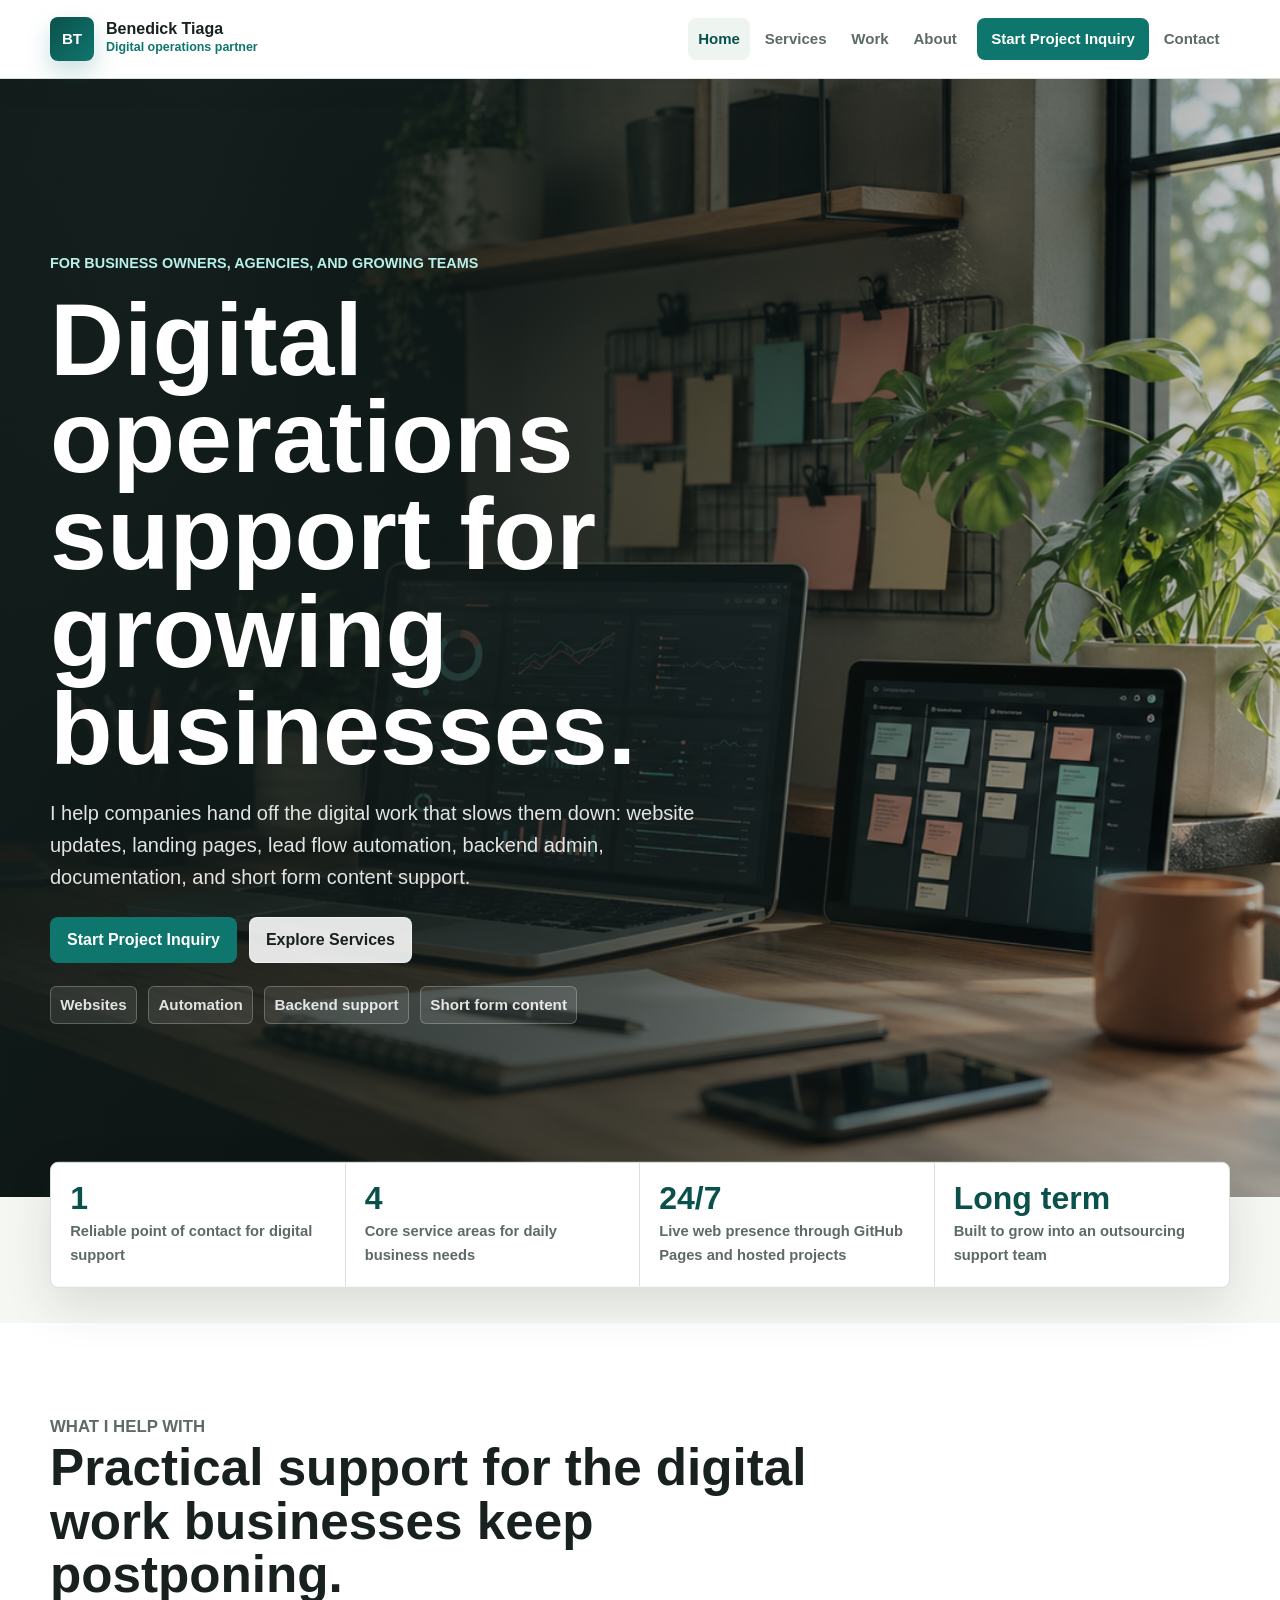
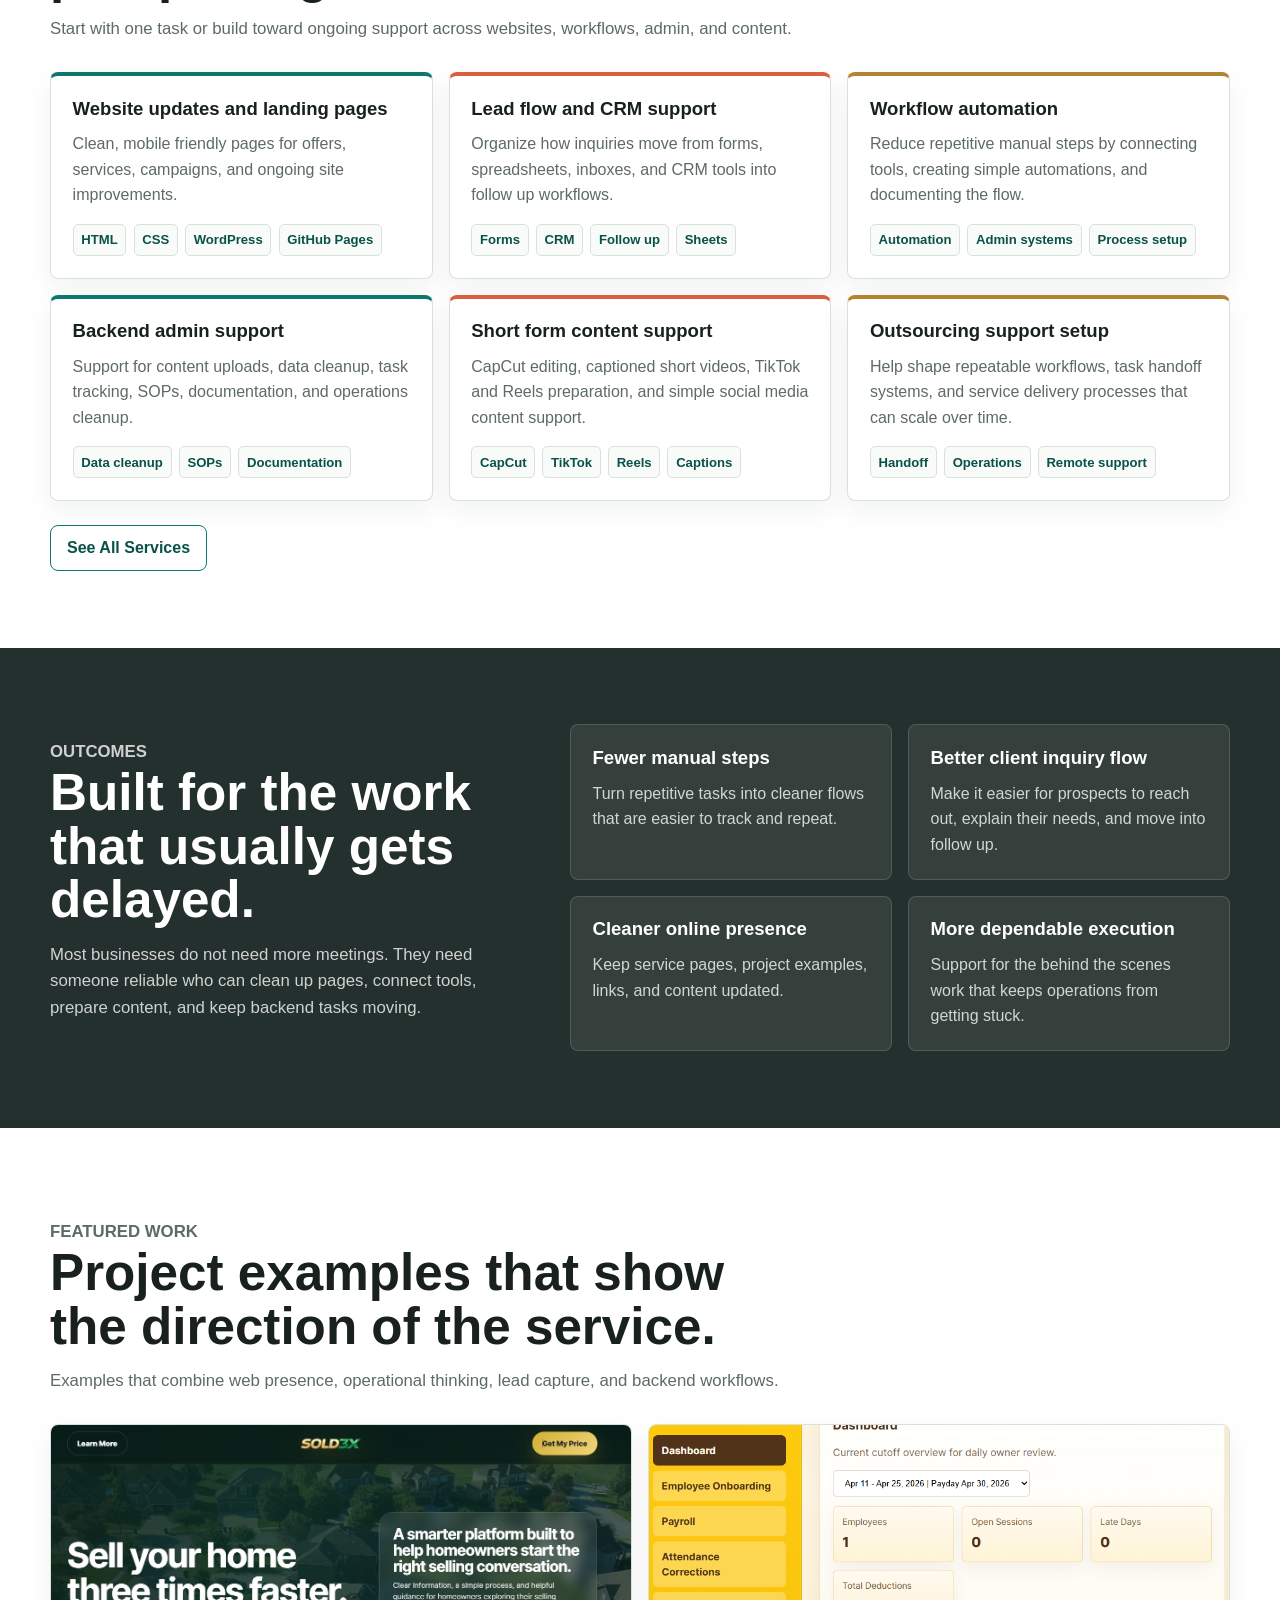
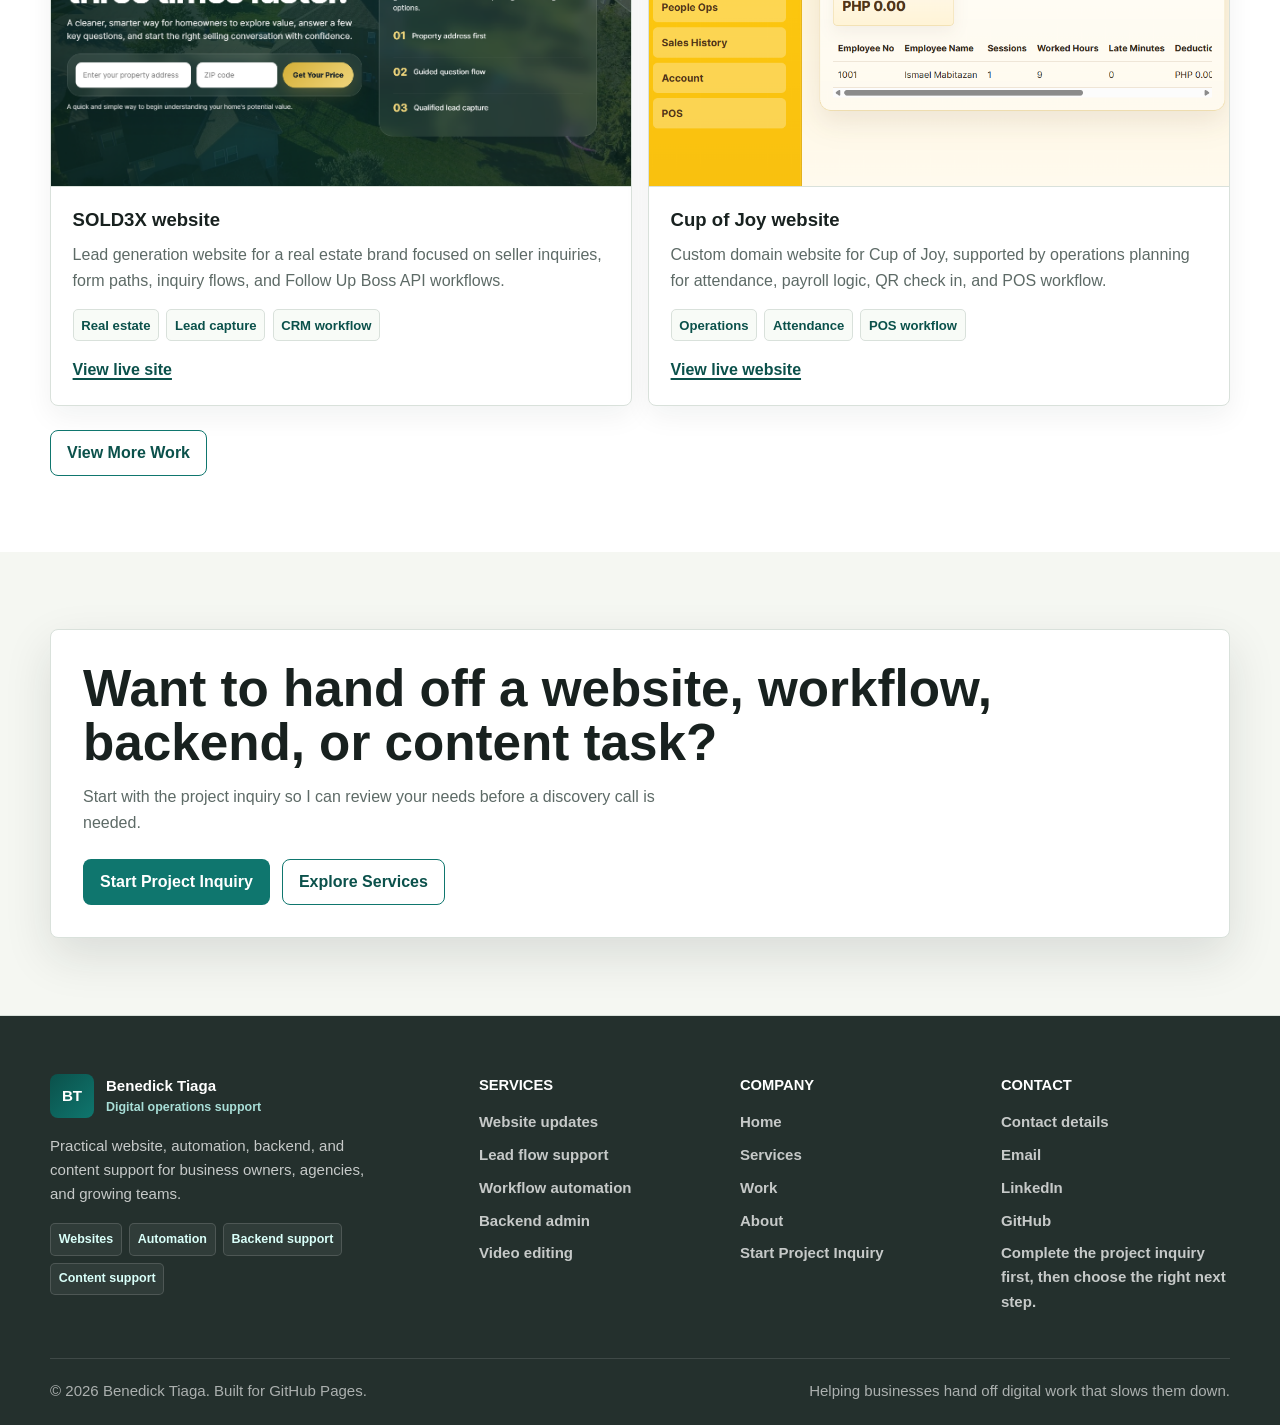
<file: index.html>
<!DOCTYPE html>
<html lang="en">
<head>
  <meta charset="UTF-8" />
  <meta name="viewport" content="width=device-width, initial-scale=1.0" />
  <title>Benedick Tiaga | Digital Operations, Web, Automation, and Content Support</title>
  <meta name="description" content="Digital operations support for growing businesses. Websites, automation, backend admin, workflow cleanup, and short form content support." />
  <meta property="og:title" content="Benedick Tiaga | Digital Operations, Web, Automation, and Content Support" />
  <meta property="og:description" content="Digital operations support for growing businesses. Websites, automation, backend admin, workflow cleanup, and short form content support." />
  <meta property="og:type" content="website" />
  <link rel="stylesheet" href="styles.css" />
  <script src="lead-funnel-v2.js" defer></script>
</head>
<body>
  <header class="nav">
    <div class="container nav-inner">
      <a href="index.html" class="brand"><span class="brand-mark">BT</span><span class="brand-copy"><span>Benedick Tiaga</span><small>Digital operations partner</small></span></a>
      <nav class="nav-links" aria-label="Primary navigation"><a href="index.html" aria-current="page">Home</a><a href="services.html">Services</a><a href="work.html">Work</a><a href="about.html">About</a><a href="contact.html#project-inquiry" class="nav-cta">Start Project Inquiry</a><a href="contact.html#contact-details">Contact</a></nav>
    </div>
  </header>
  <main id="top"><section class="hero"><div class="container"><div class="hero-content"><p class="eyebrow">For business owners, agencies, and growing teams</p><h1>Digital operations support for growing businesses.</h1><p class="hero-copy">I help companies hand off the digital work that slows them down: website updates, landing pages, lead flow automation, backend admin, documentation, and short form content support.</p><div class="hero-actions"><a class="button button-primary" href="contact.html#project-inquiry">Start Project Inquiry</a><a class="button button-secondary" href="services.html">Explore Services</a></div><div class="signal-row" aria-label="Service highlights"><span>Websites</span><span>Automation</span><span>Backend support</span><span>Short form content</span></div></div></div></section><div class="container"><div class="stat-strip" aria-label="Business focus"><div class="stat"><strong>1</strong><span>Reliable point of contact for digital support</span></div><div class="stat"><strong>4</strong><span>Core service areas for daily business needs</span></div><div class="stat"><strong>24/7</strong><span>Live web presence through GitHub Pages and hosted projects</span></div><div class="stat"><strong>Long term</strong><span>Built to grow into an outsourcing support team</span></div></div></div><section class="band-white"><div class="container"><div class="section-header"><p class="section-kicker">What I help with</p><h2>Practical support for the digital work businesses keep postponing.</h2><p>Start with one task or build toward ongoing support across websites, workflows, admin, and content.</p></div><div class="grid grid-3"><article class="card service-card" id="websites"><h3>Website updates and landing pages</h3><p>Clean, mobile friendly pages for offers, services, campaigns, and ongoing site improvements.</p><div class="tag-row"><span class="tag">HTML</span><span class="tag">CSS</span><span class="tag">WordPress</span><span class="tag">GitHub Pages</span></div></article><article class="card service-card" id="lead-flow"><h3>Lead flow and CRM support</h3><p>Organize how inquiries move from forms, spreadsheets, inboxes, and CRM tools into follow up workflows.</p><div class="tag-row"><span class="tag">Forms</span><span class="tag">CRM</span><span class="tag">Follow up</span><span class="tag">Sheets</span></div></article><article class="card service-card" id="automation"><h3>Workflow automation</h3><p>Reduce repetitive manual steps by connecting tools, creating simple automations, and documenting the flow.</p><div class="tag-row"><span class="tag">Automation</span><span class="tag">Admin systems</span><span class="tag">Process setup</span></div></article><article class="card service-card" id="backend"><h3>Backend admin support</h3><p>Support for content uploads, data cleanup, task tracking, SOPs, documentation, and operations cleanup.</p><div class="tag-row"><span class="tag">Data cleanup</span><span class="tag">SOPs</span><span class="tag">Documentation</span></div></article><article class="card service-card" id="content"><h3>Short form content support</h3><p>CapCut editing, captioned short videos, TikTok and Reels preparation, and simple social media content support.</p><div class="tag-row"><span class="tag">CapCut</span><span class="tag">TikTok</span><span class="tag">Reels</span><span class="tag">Captions</span></div></article><article class="card service-card" id="outsourcing"><h3>Outsourcing support setup</h3><p>Help shape repeatable workflows, task handoff systems, and service delivery processes that can scale over time.</p><div class="tag-row"><span class="tag">Handoff</span><span class="tag">Operations</span><span class="tag">Remote support</span></div></article></div><div class="actions"><a class="button button-outline" href="services.html">See All Services</a></div></div></section><section class="band-ink"><div class="container feature-split"><div class="section-header"><p class="section-kicker">Outcomes</p><h2>Built for the work that usually gets delayed.</h2><p>Most businesses do not need more meetings. They need someone reliable who can clean up pages, connect tools, prepare content, and keep backend tasks moving.</p></div><div class="grid grid-2"><article class="card"><h3>Fewer manual steps</h3><p>Turn repetitive tasks into cleaner flows that are easier to track and repeat.</p></article><article class="card"><h3>Better client inquiry flow</h3><p>Make it easier for prospects to reach out, explain their needs, and move into follow up.</p></article><article class="card"><h3>Cleaner online presence</h3><p>Keep service pages, project examples, links, and content updated.</p></article><article class="card"><h3>More dependable execution</h3><p>Support for the behind the scenes work that keeps operations from getting stuck.</p></article></div></div></section><section class="band-white"><div class="container"><div class="section-header"><p class="section-kicker">Featured work</p><h2>Project examples that show the direction of the service.</h2><p>Examples that combine web presence, operational thinking, lead capture, and backend workflows.</p></div><div class="grid grid-2"><article class="card project-card"><img src="sold3x-preview.png" alt="SOLD3X website preview" class="project-image" /><div class="project-body"><h3>SOLD3X website</h3><p>Lead generation website for a real estate brand focused on seller inquiries, form paths, inquiry flows, and Follow Up Boss API workflows.</p><div class="tag-row"><span class="tag">Real estate</span><span class="tag">Lead capture</span><span class="tag">CRM workflow</span></div><div class="project-meta"><a class="project-link" href="https://sold3x.com/" target="_blank" rel="noreferrer">View live site</a></div></div></article><article class="card project-card"><img src="cupofjoy-preview.png" alt="Cup of Joy website preview" class="project-image" /><div class="project-body"><h3>Cup of Joy website</h3><p>Custom domain website for Cup of Joy, supported by operations planning for attendance, payroll logic, QR check in, and POS workflow.</p><div class="tag-row"><span class="tag">Operations</span><span class="tag">Attendance</span><span class="tag">POS workflow</span></div><div class="project-meta"><a class="project-link" href="https://www.cupofjoy2506.shop/" target="_blank" rel="noreferrer">View live website</a></div></div></article></div><div class="actions"><a class="button button-outline" href="work.html">View More Work</a></div></div></section><section><div class="container final-cta"><h2>Want to hand off a website, workflow, backend, or content task?</h2><p>Start with the project inquiry so I can review your needs before a discovery call is needed.</p><div class="page-actions"><a class="button button-primary" href="contact.html#project-inquiry">Start Project Inquiry</a><a class="button button-outline" href="services.html">Explore Services</a></div></div></section></main>
  <footer class="site-footer"><div class="container"><div class="footer-main"><div><a href="index.html" class="footer-logo"><span class="brand-mark">BT</span><span>Benedick Tiaga<small>Digital operations support</small></span></a><p class="footer-copy">Practical website, automation, backend, and content support for business owners, agencies, and growing teams.</p><div class="footer-badges" aria-label="Core services"><span class="footer-badge">Websites</span><span class="footer-badge">Automation</span><span class="footer-badge">Backend support</span><span class="footer-badge">Content support</span></div></div><div class="footer-col"><h3>Services</h3><a href="services.html#websites">Website updates</a><a href="services.html#lead-flow">Lead flow support</a><a href="services.html#automation">Workflow automation</a><a href="services.html#backend">Backend admin</a><a href="work.html#videos">Video editing</a></div><div class="footer-col"><h3>Company</h3><a href="index.html">Home</a><a href="services.html">Services</a><a href="work.html">Work</a><a href="about.html">About</a><a href="contact.html#project-inquiry">Start Project Inquiry</a></div><div class="footer-col"><h3>Contact</h3><a href="contact.html#contact-details">Contact details</a><a href="mailto:benedick.tiaga04@gmail.com">Email</a><a href="https://www.linkedin.com/in/benedick-tiaga-jr-51b253248/" target="_blank" rel="noreferrer">LinkedIn</a><a href="https://github.com/SyakNiPrimo" target="_blank" rel="noreferrer">GitHub</a><span>Complete the project inquiry first, then choose the right next step.</span></div></div><div class="footer-bottom"><span>&copy; <span id="year"></span> Benedick Tiaga. Built for GitHub Pages.</span><span>Helping businesses hand off digital work that slows them down.</span></div></div></footer>
  <script>document.getElementById('year').textContent = new Date().getFullYear();</script>
  
</body>
</html>
</file>
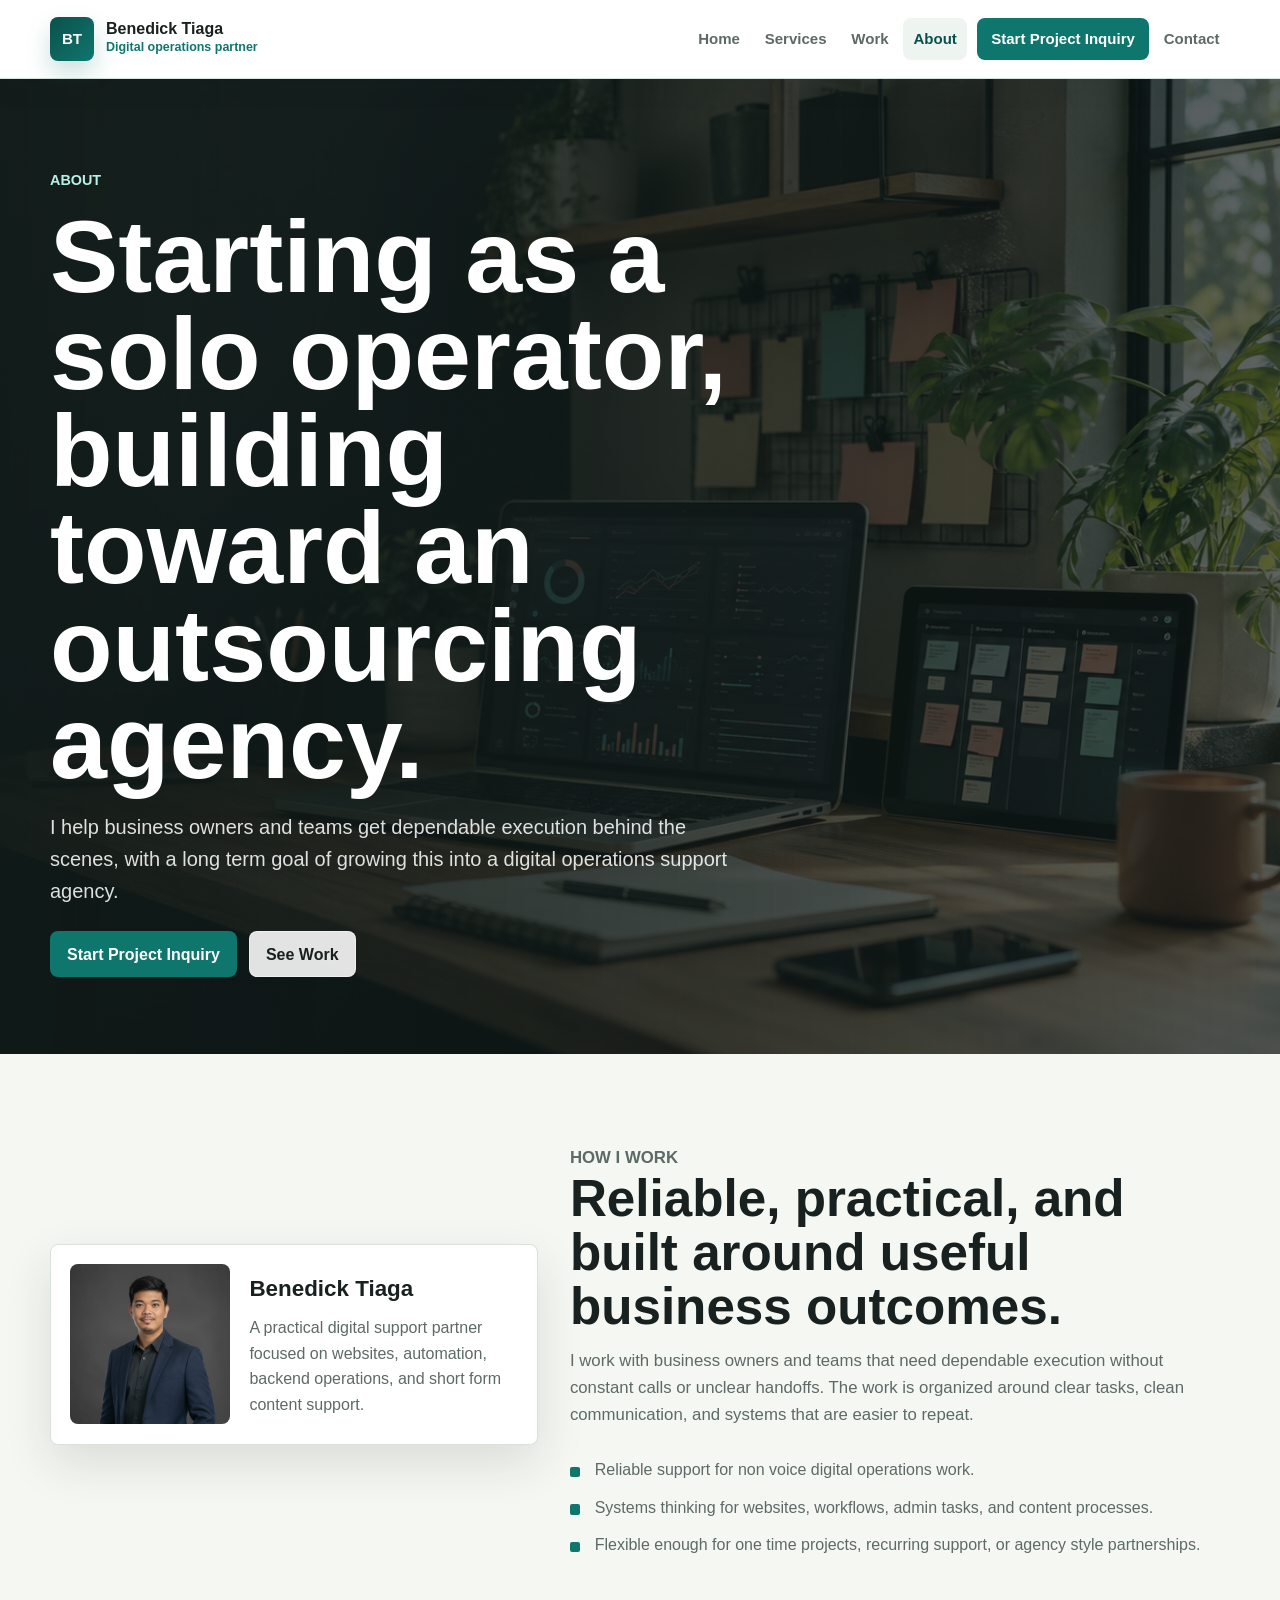
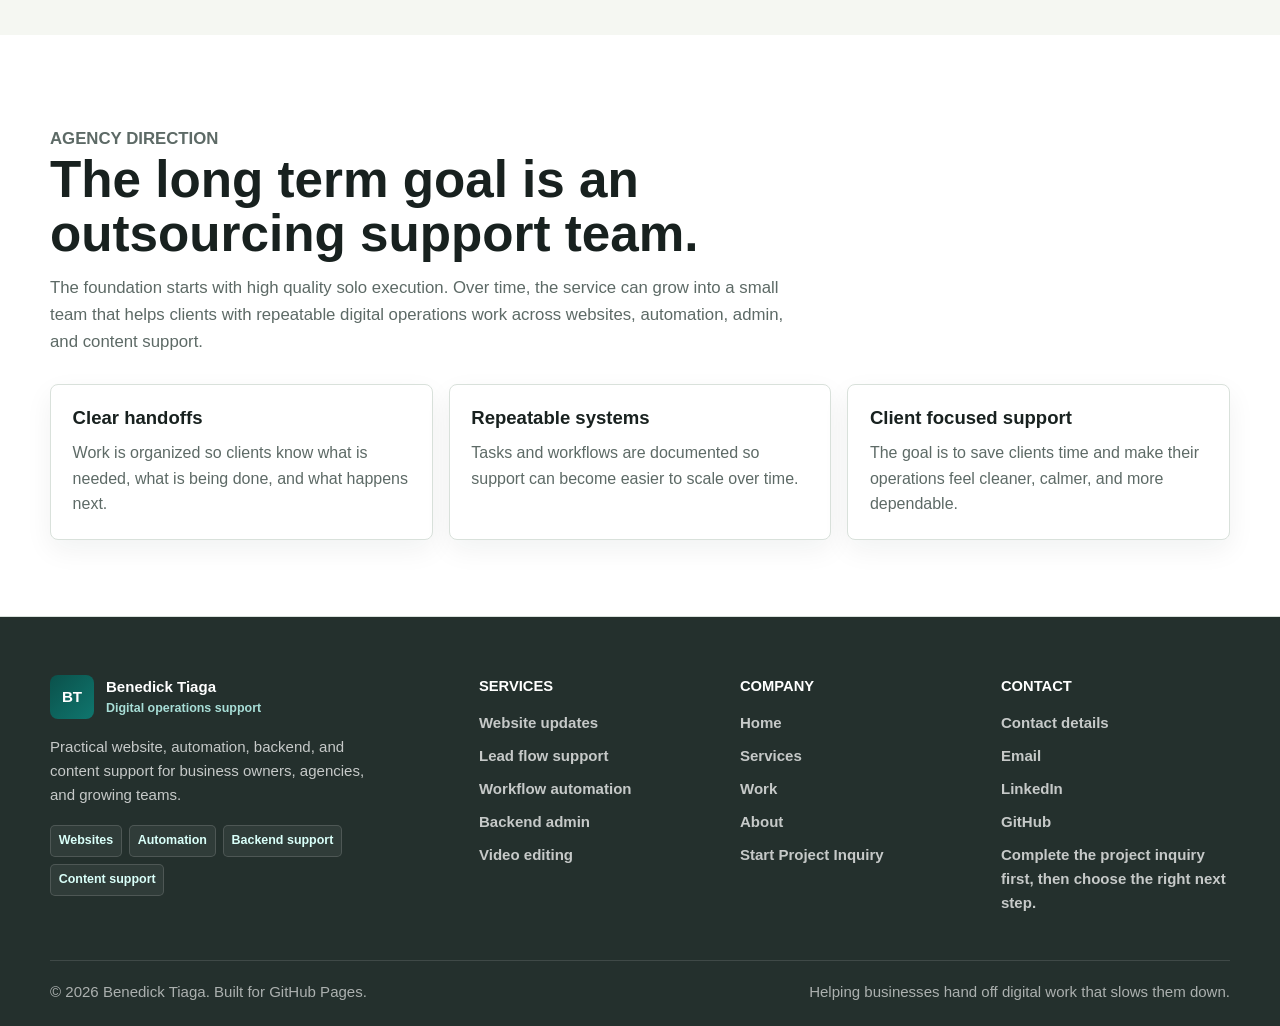
<file: about.html>
<!DOCTYPE html>
<html lang="en">
<head>
  <meta charset="UTF-8" />
  <meta name="viewport" content="width=device-width, initial-scale=1.0" />
  <title>About | Benedick Tiaga</title>
  <meta name="description" content="Learn about Benedick Tiaga and the long term direction toward a digital operations outsourcing agency." />
  <meta property="og:title" content="About | Benedick Tiaga" />
  <meta property="og:description" content="Learn about Benedick Tiaga and the long term direction toward a digital operations outsourcing agency." />
  <meta property="og:type" content="website" />
  <link rel="stylesheet" href="styles.css" />
  <script src="lead-funnel-v2.js" defer></script>
</head>
<body>
  <header class="nav">
    <div class="container nav-inner">
      <a href="index.html" class="brand"><span class="brand-mark">BT</span><span class="brand-copy"><span>Benedick Tiaga</span><small>Digital operations partner</small></span></a>
      <nav class="nav-links" aria-label="Primary navigation"><a href="index.html">Home</a><a href="services.html">Services</a><a href="work.html">Work</a><a href="about.html" aria-current="page">About</a><a href="contact.html#project-inquiry" class="nav-cta">Start Project Inquiry</a><a href="contact.html#contact-details">Contact</a></nav>
    </div>
  </header>
  <main id="top"><section class="page-hero"><div class="container"><p class="eyebrow">About</p><h1>Starting as a solo operator, building toward an outsourcing agency.</h1><p class="hero-copy">I help business owners and teams get dependable execution behind the scenes, with a long term goal of growing this into a digital operations support agency.</p><div class="hero-actions"><a class="button button-primary" href="contact.html#project-inquiry">Start Project Inquiry</a><a class="button button-secondary" href="work.html">See Work</a></div></div></section><section><div class="container feature-split"><div class="profile-block"><img src="Profile.JPG" alt="Benedick Tiaga" /><div><h3>Benedick Tiaga</h3><p>A practical digital support partner focused on websites, automation, backend operations, and short form content support.</p></div></div><div><div class="section-header"><p class="section-kicker">How I work</p><h2>Reliable, practical, and built around useful business outcomes.</h2><p>I work with business owners and teams that need dependable execution without constant calls or unclear handoffs. The work is organized around clear tasks, clean communication, and systems that are easier to repeat.</p></div><ul class="check-list"><li>Reliable support for non voice digital operations work.</li><li>Systems thinking for websites, workflows, admin tasks, and content processes.</li><li>Flexible enough for one time projects, recurring support, or agency style partnerships.</li></ul></div></div></section><section class="band-white"><div class="container"><div class="section-header"><p class="section-kicker">Agency direction</p><h2>The long term goal is an outsourcing support team.</h2><p>The foundation starts with high quality solo execution. Over time, the service can grow into a small team that helps clients with repeatable digital operations work across websites, automation, admin, and content support.</p></div><div class="grid grid-3"><article class="card"><h3>Clear handoffs</h3><p>Work is organized so clients know what is needed, what is being done, and what happens next.</p></article><article class="card"><h3>Repeatable systems</h3><p>Tasks and workflows are documented so support can become easier to scale over time.</p></article><article class="card"><h3>Client focused support</h3><p>The goal is to save clients time and make their operations feel cleaner, calmer, and more dependable.</p></article></div></div></section></main>
  <footer class="site-footer"><div class="container"><div class="footer-main"><div><a href="index.html" class="footer-logo"><span class="brand-mark">BT</span><span>Benedick Tiaga<small>Digital operations support</small></span></a><p class="footer-copy">Practical website, automation, backend, and content support for business owners, agencies, and growing teams.</p><div class="footer-badges" aria-label="Core services"><span class="footer-badge">Websites</span><span class="footer-badge">Automation</span><span class="footer-badge">Backend support</span><span class="footer-badge">Content support</span></div></div><div class="footer-col"><h3>Services</h3><a href="services.html#websites">Website updates</a><a href="services.html#lead-flow">Lead flow support</a><a href="services.html#automation">Workflow automation</a><a href="services.html#backend">Backend admin</a><a href="work.html#videos">Video editing</a></div><div class="footer-col"><h3>Company</h3><a href="index.html">Home</a><a href="services.html">Services</a><a href="work.html">Work</a><a href="about.html">About</a><a href="contact.html#project-inquiry">Start Project Inquiry</a></div><div class="footer-col"><h3>Contact</h3><a href="contact.html#contact-details">Contact details</a><a href="mailto:benedick.tiaga04@gmail.com">Email</a><a href="https://www.linkedin.com/in/benedick-tiaga-jr-51b253248/" target="_blank" rel="noreferrer">LinkedIn</a><a href="https://github.com/SyakNiPrimo" target="_blank" rel="noreferrer">GitHub</a><span>Complete the project inquiry first, then choose the right next step.</span></div></div><div class="footer-bottom"><span>&copy; <span id="year"></span> Benedick Tiaga. Built for GitHub Pages.</span><span>Helping businesses hand off digital work that slows them down.</span></div></div></footer>
  <script>document.getElementById('year').textContent = new Date().getFullYear();</script>
  
</body>
</html>
</file>
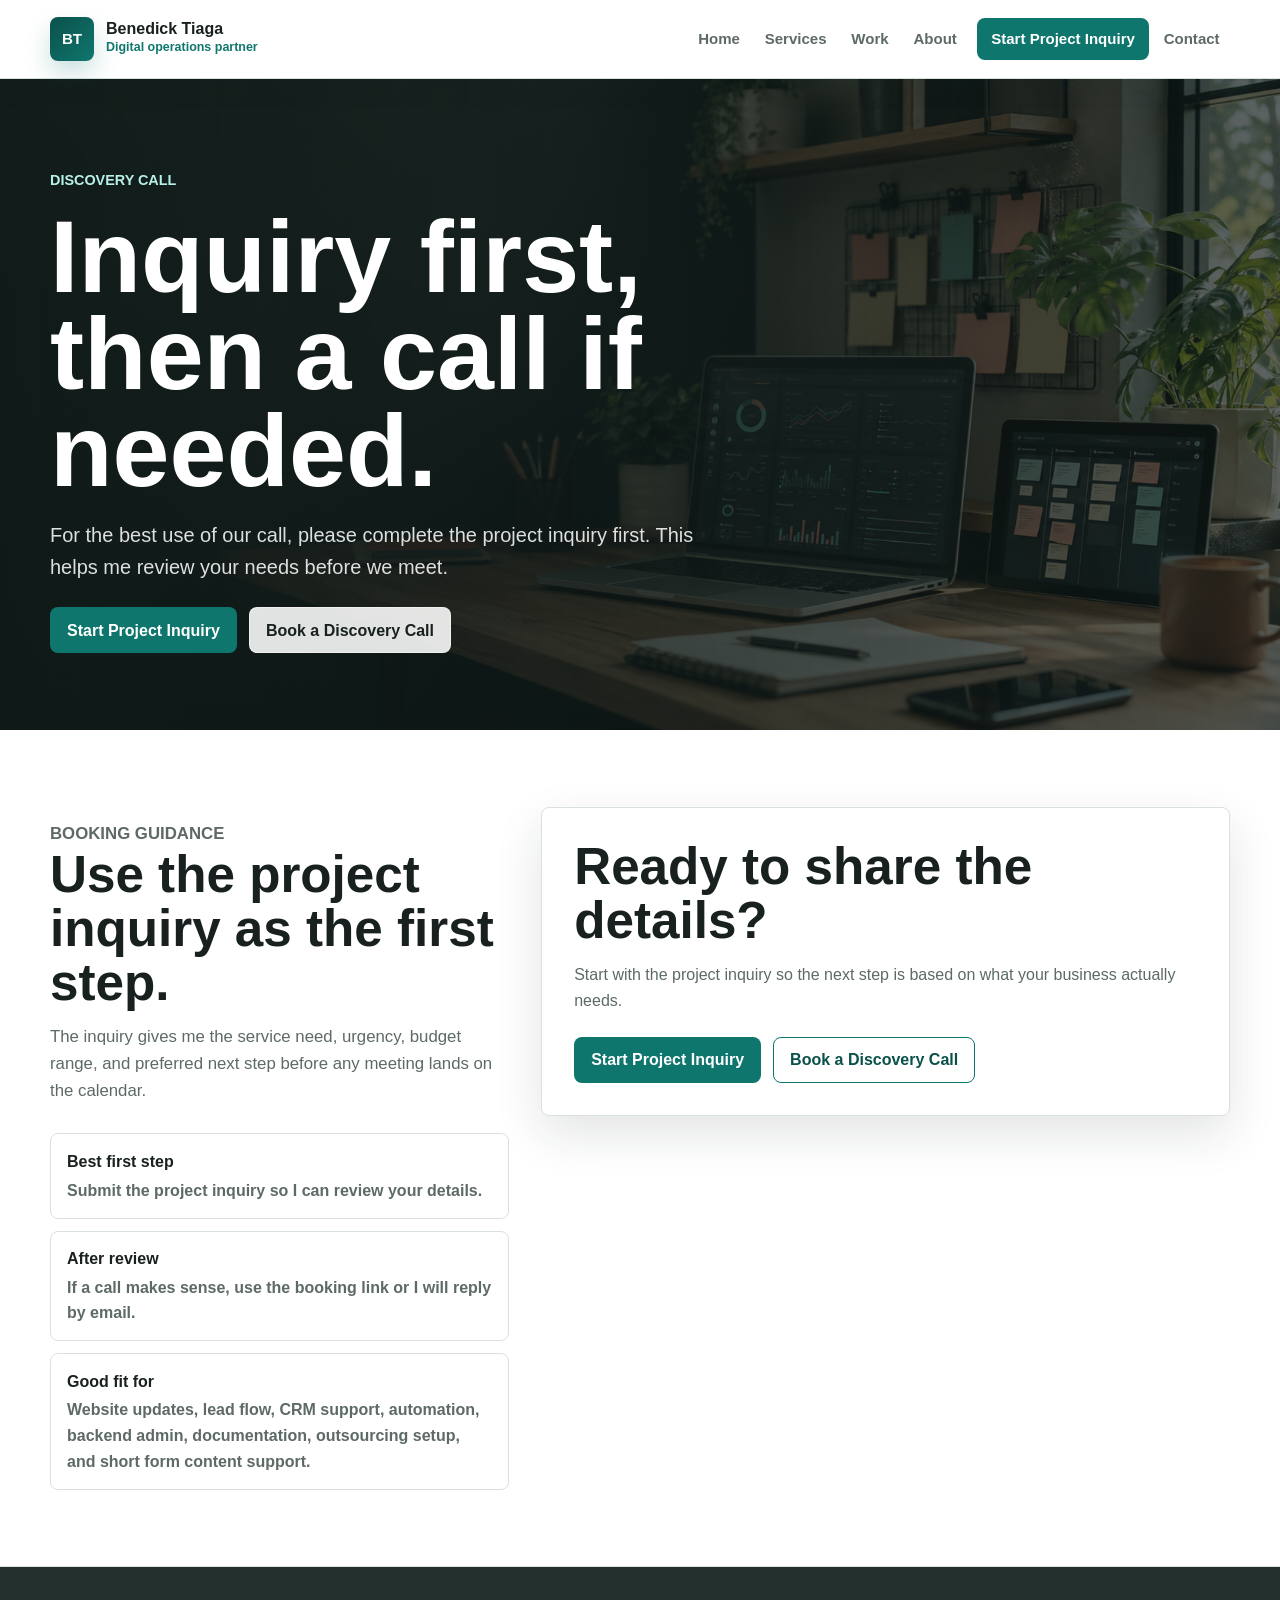
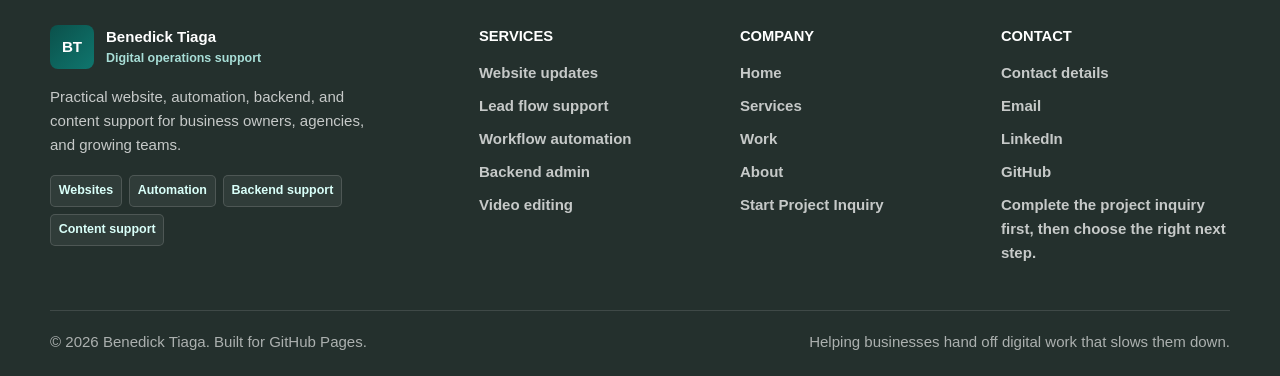
<file: book.html>
<!DOCTYPE html>
<html lang="en">
<head>
  <meta charset="UTF-8" />
  <meta name="viewport" content="width=device-width, initial-scale=1.0" />
  <title>Book a Discovery Call | Benedick Tiaga</title>
  <meta name="description" content="Complete the project inquiry first, then book a discovery call if a meeting is needed." />
  <meta property="og:title" content="Book a Discovery Call | Benedick Tiaga" />
  <meta property="og:description" content="Complete the project inquiry first so Benedick can review your needs before a discovery call." />
  <meta property="og:type" content="website" />
  <link rel="stylesheet" href="styles.css" />
  <script src="lead-funnel-v2.js" defer></script>
</head>
<body>
  <header class="nav">
    <div class="container nav-inner">
      <a href="index.html" class="brand">
        <span class="brand-mark">BT</span>
        <span class="brand-copy">
          <span>Benedick Tiaga</span>
          <small>Digital operations partner</small>
        </span>
      </a>
      <nav class="nav-links" aria-label="Primary navigation"><a href="index.html">Home</a><a href="services.html">Services</a><a href="work.html">Work</a><a href="about.html">About</a><a href="contact.html#project-inquiry" class="nav-cta">Start Project Inquiry</a><a href="contact.html#contact-details">Contact</a></nav>
    </div>
  </header>

  <main id="top">
    <section class="page-hero">
      <div class="container">
        <p class="eyebrow">Discovery call</p>
        <h1>Inquiry first, then a call if needed.</h1>
        <p class="hero-copy">For the best use of our call, please complete the project inquiry first. This helps me review your needs before we meet.</p>
        <div class="hero-actions">
          <a class="button button-primary" href="contact.html#project-inquiry">Start Project Inquiry</a>
          <a class="button button-secondary" href="https://calendly.com/benedick-tiaga04/30min">Book a Discovery Call</a>
        </div>
      </div>
    </section>

    <section class="band-white">
      <div class="container booking">
        <div class="booking-panel">
          <div class="section-header">
            <p class="section-kicker">Booking guidance</p>
            <h2>Use the project inquiry as the first step.</h2>
            <p>The inquiry gives me the service need, urgency, budget range, and preferred next step before any meeting lands on the calendar.</p>
          </div>
          <div class="booking-points">
            <div class="booking-point"><strong>Best first step</strong>Submit the project inquiry so I can review your details.</div>
            <div class="booking-point"><strong>After review</strong>If a call makes sense, use the booking link or I will reply by email.</div>
            <div class="booking-point"><strong>Good fit for</strong>Website updates, lead flow, CRM support, automation, backend admin, documentation, outsourcing setup, and short form content support.</div>
          </div>
        </div>
        <div class="final-cta">
          <h2>Ready to share the details?</h2>
          <p>Start with the project inquiry so the next step is based on what your business actually needs.</p>
          <div class="page-actions">
            <a class="button button-primary" href="contact.html#project-inquiry">Start Project Inquiry</a>
            <a class="button button-outline" href="https://calendly.com/benedick-tiaga04/30min">Book a Discovery Call</a>
          </div>
        </div>
      </div>
    </section>
  </main>

  <footer class="site-footer"><div class="container"><div class="footer-main"><div><a href="index.html" class="footer-logo"><span class="brand-mark">BT</span><span>Benedick Tiaga<small>Digital operations support</small></span></a><p class="footer-copy">Practical website, automation, backend, and content support for business owners, agencies, and growing teams.</p><div class="footer-badges" aria-label="Core services"><span class="footer-badge">Websites</span><span class="footer-badge">Automation</span><span class="footer-badge">Backend support</span><span class="footer-badge">Content support</span></div></div><div class="footer-col"><h3>Services</h3><a href="services.html#websites">Website updates</a><a href="services.html#lead-flow">Lead flow support</a><a href="services.html#automation">Workflow automation</a><a href="services.html#backend">Backend admin</a><a href="work.html#videos">Video editing</a></div><div class="footer-col"><h3>Company</h3><a href="index.html">Home</a><a href="services.html">Services</a><a href="work.html">Work</a><a href="about.html">About</a><a href="contact.html#project-inquiry">Start Project Inquiry</a></div><div class="footer-col"><h3>Contact</h3><a href="contact.html#contact-details">Contact details</a><a href="mailto:benedick.tiaga04@gmail.com">Email</a><a href="https://www.linkedin.com/in/benedick-tiaga-jr-51b253248/" target="_blank" rel="noreferrer">LinkedIn</a><a href="https://github.com/SyakNiPrimo" target="_blank" rel="noreferrer">GitHub</a><span>Complete the project inquiry first, then choose the right next step.</span></div></div><div class="footer-bottom"><span>&copy; <span id="year"></span> Benedick Tiaga. Built for GitHub Pages.</span><span>Helping businesses hand off digital work that slows them down.</span></div></div></footer>
  <script>document.getElementById('year').textContent = new Date().getFullYear();</script>
</body>
</html>
</file>
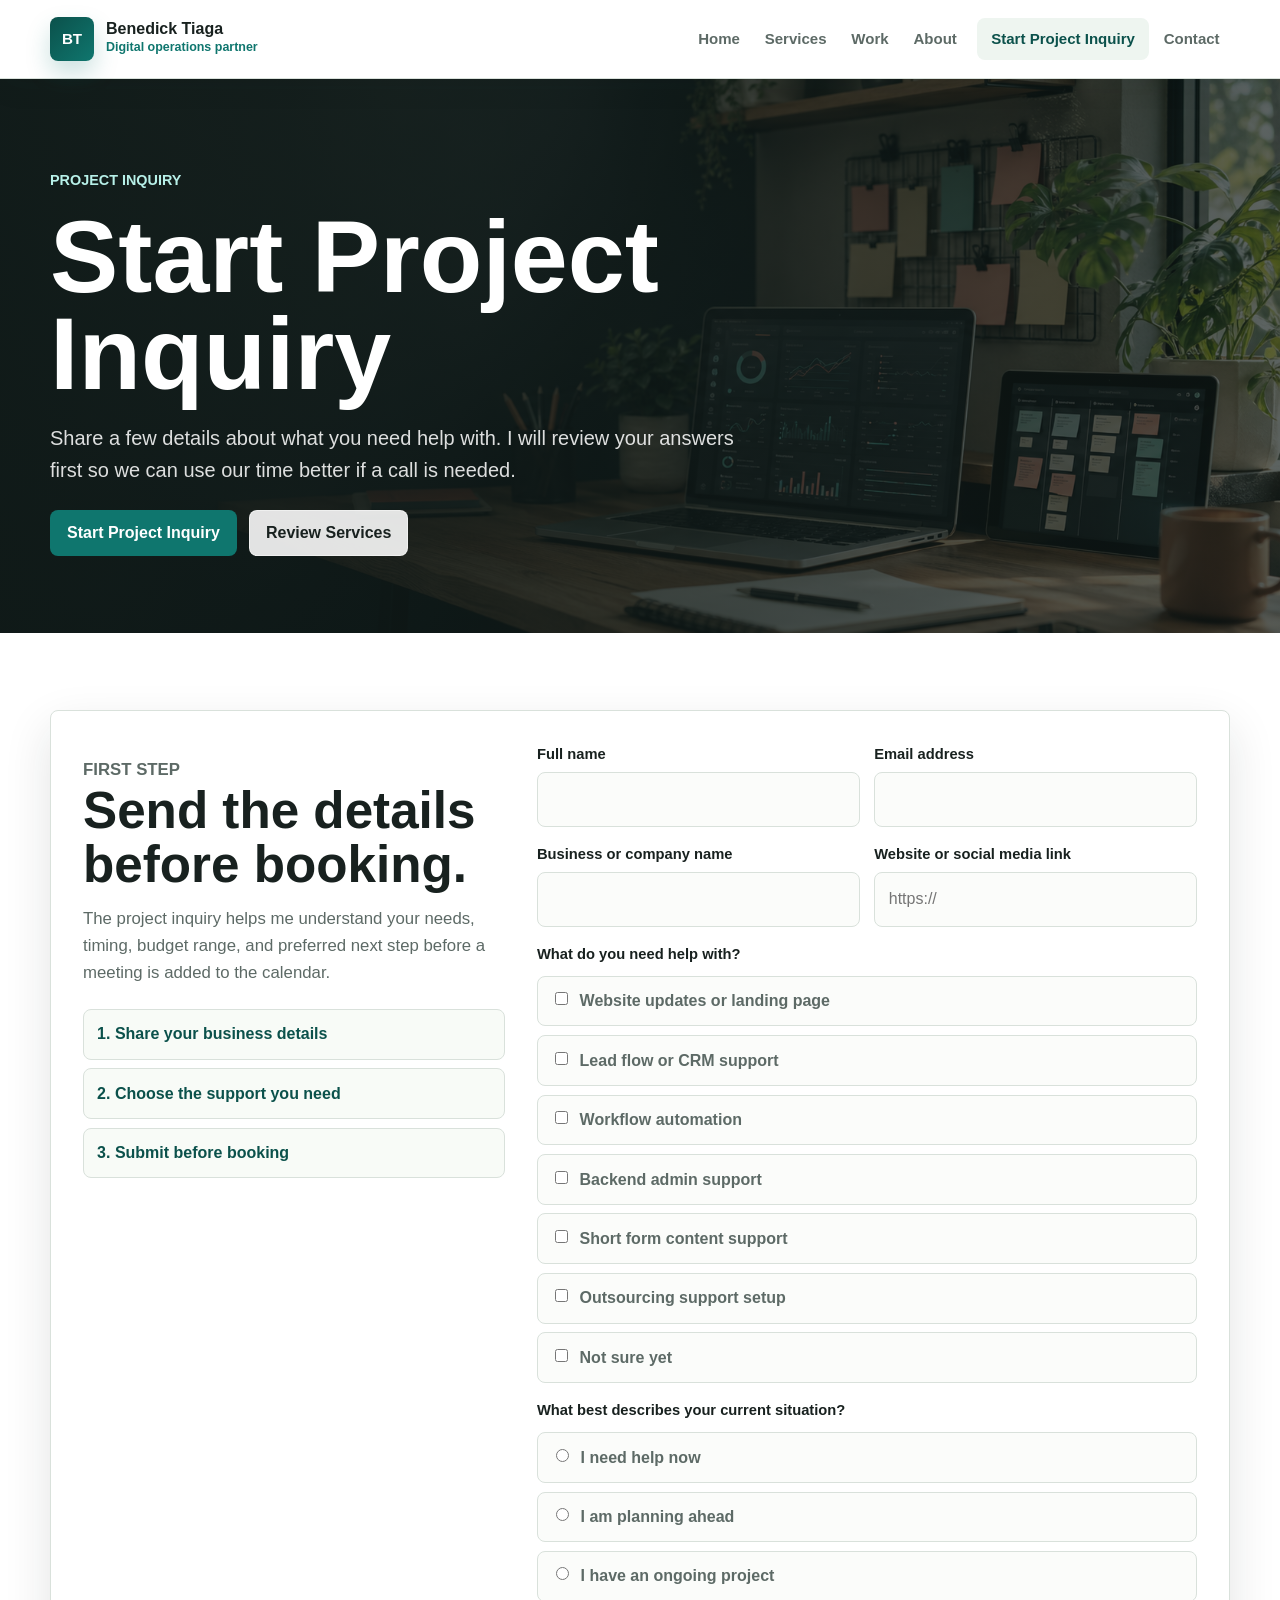
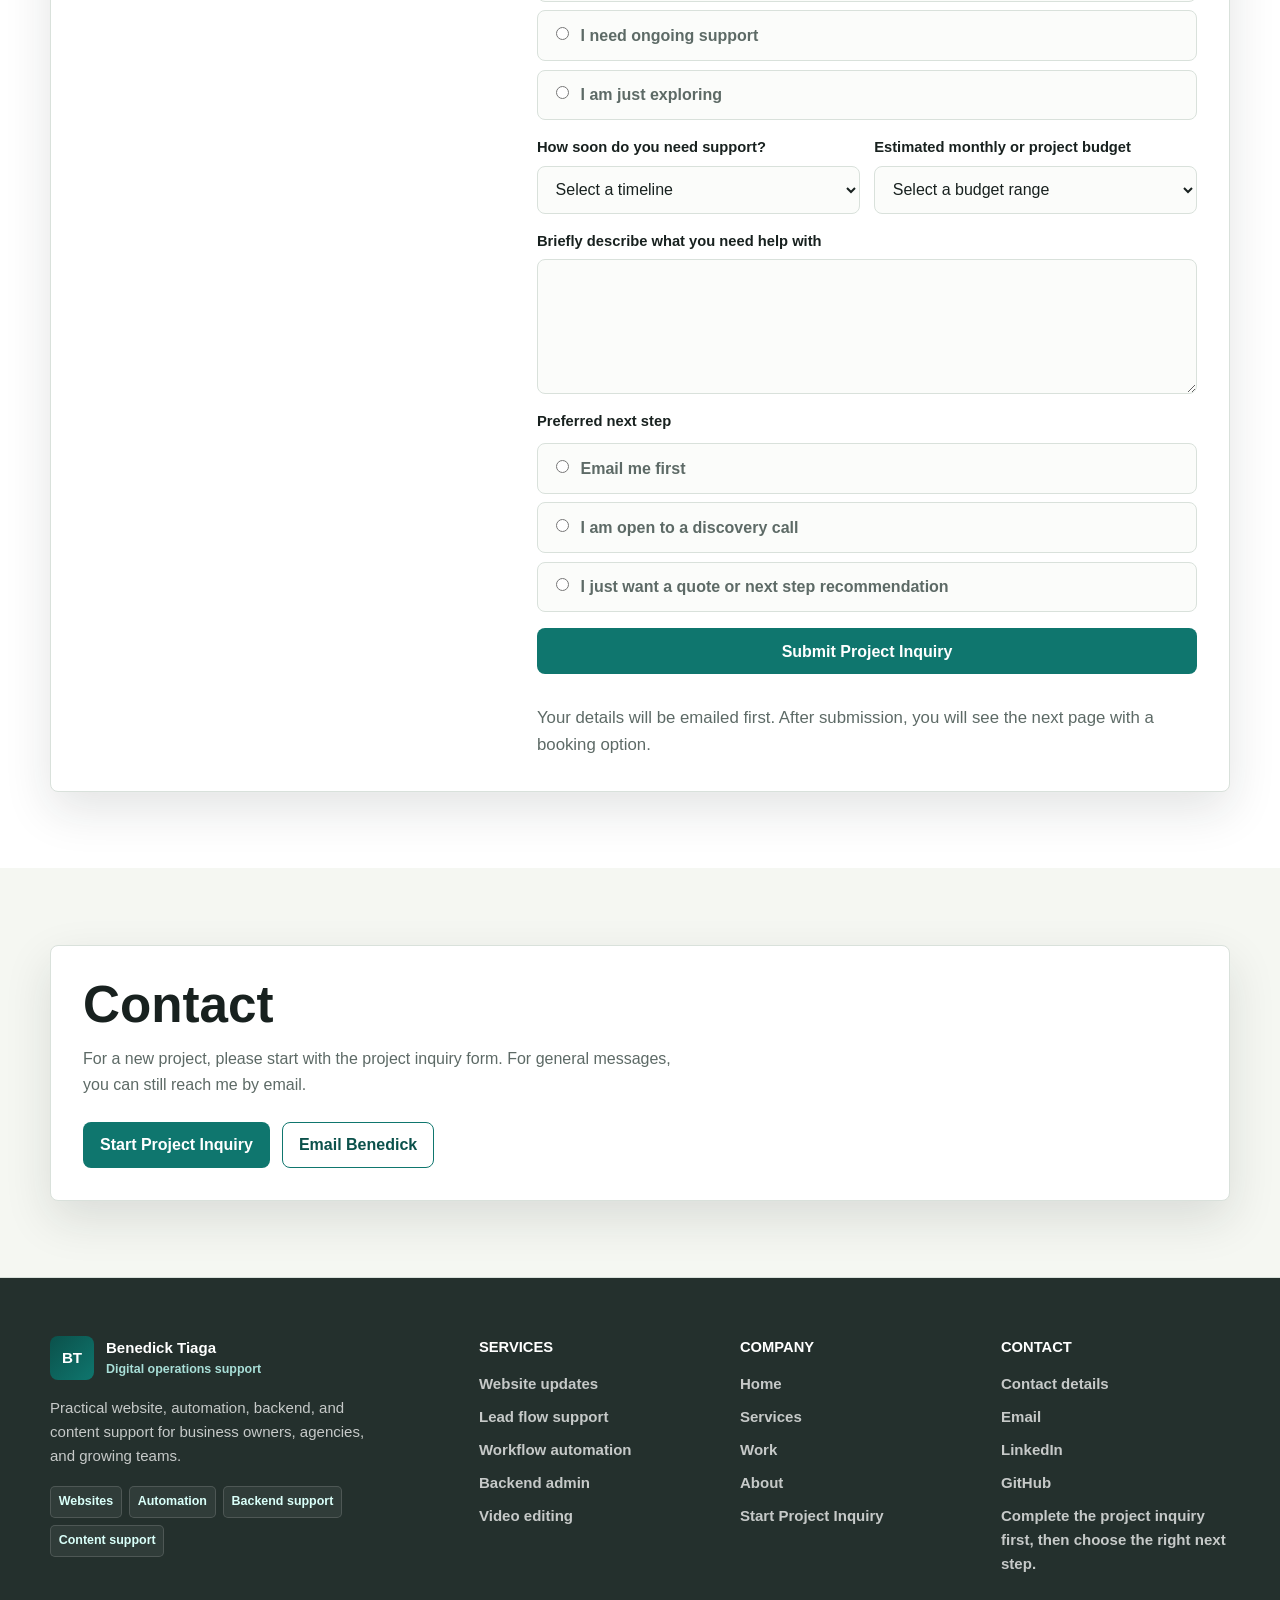
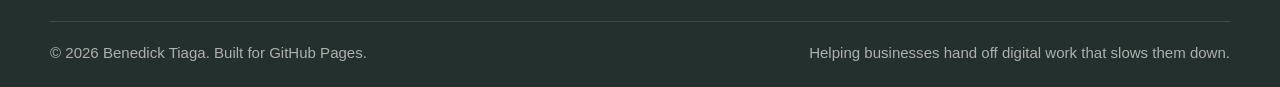
<file: contact.html>
<!DOCTYPE html>
<html lang="en">
<head>
  <meta charset="UTF-8" />
  <meta name="viewport" content="width=device-width, initial-scale=1.0" />
  <title>Start Project Inquiry | Benedick Tiaga</title>
  <meta name="description" content="Start a project inquiry for website updates, landing pages, CRM support, workflow automation, backend admin support, outsourcing setup, and short form content support." />
  <meta property="og:title" content="Start Project Inquiry | Benedick Tiaga" />
  <meta property="og:description" content="Share project details before booking a discovery call so Benedick can review your needs first." />
  <meta property="og:type" content="website" />
  <link rel="stylesheet" href="styles.css" />
  <script src="lead-funnel-v2.js" defer></script>
</head>
<body>
  <header class="nav">
    <div class="container nav-inner">
      <a href="index.html" class="brand">
        <span class="brand-mark">BT</span>
        <span class="brand-copy">
          <span>Benedick Tiaga</span>
          <small>Digital operations partner</small>
        </span>
      </a>
      <nav class="nav-links" aria-label="Primary navigation"><a href="index.html">Home</a><a href="services.html">Services</a><a href="work.html">Work</a><a href="about.html">About</a><a href="#project-inquiry" class="nav-cta" aria-current="page">Start Project Inquiry</a><a href="contact.html#contact-details">Contact</a></nav>
    </div>
  </header>

  <main id="top">
    <section class="page-hero">
      <div class="container">
        <p class="eyebrow">Project inquiry</p>
        <h1>Start Project Inquiry</h1>
        <p class="hero-copy">Share a few details about what you need help with. I will review your answers first so we can use our time better if a call is needed.</p>
        <div class="hero-actions">
          <a class="button button-primary" href="#project-inquiry">Start Project Inquiry</a>
          <a class="button button-secondary" href="services.html">Review Services</a>
        </div>
      </div>
    </section>

    <section id="project-inquiry" class="band-white">
      <div class="container">
        <div class="cta intake-layout">
          <div>
            <p class="section-kicker">First step</p>
            <h2>Send the details before booking.</h2>
            <p>The project inquiry helps me understand your needs, timing, budget range, and preferred next step before a meeting is added to the calendar.</p>
            <div class="form-summary">
              <span>1. Share your business details</span>
              <span>2. Choose the support you need</span>
              <span>3. Submit before booking</span>
            </div>
          </div>

          <!-- Future CRM routing can send this lead into HubSpot CRM, Zapier, Make, n8n, or a direct API integration. -->
          <form class="contact-form intake-form" action="https://formsubmit.co/benedick.tiaga04@gmail.com" method="POST">
            <input type="hidden" name="_subject" value="New project inquiry from website" />
            <input type="hidden" name="_template" value="table" />
            <input type="hidden" name="_captcha" value="false" />
            <input type="hidden" name="_next" value="https://syakniprimo.github.io/benedickportfolio/thank-you.html" />
            <input type="hidden" name="lead_source" value="Website project inquiry form" />
            <input type="hidden" name="lead_status" value="New Inquiry" />
            <input class="hidden-field" type="text" name="_honey" tabindex="-1" autocomplete="off" />

            <!-- Suggested CRM fields include service need, urgency, budget, lead source, preferred next step, and lead status. Suggested lead statuses: New Inquiry, Reviewing Fit, Qualified Lead, Call Booked, Proposal Sent, Won, Not Fit or Follow Up Later. -->
            <div class="form-grid">
              <div class="field">
                <label for="full-name">Full name</label>
                <input id="full-name" name="full_name" type="text" autocomplete="name" required />
              </div>
              <div class="field">
                <label for="email">Email address</label>
                <input id="email" name="email" type="email" autocomplete="email" required />
              </div>
            </div>

            <div class="form-grid">
              <div class="field">
                <label for="company">Business or company name</label>
                <input id="company" name="business_or_company_name" type="text" autocomplete="organization" required />
              </div>
              <div class="field">
                <label for="website">Website or social media link</label>
                <input id="website" name="website_or_social_media_link" type="url" placeholder="https://" />
              </div>
            </div>

            <fieldset class="option-group" aria-labelledby="service-need-label">
              <span id="service-need-label">What do you need help with?</span>
              <div class="choice-list">
                <label class="choice"><input type="checkbox" name="service_need[]" value="Website updates or landing page" />Website updates or landing page</label>
                <label class="choice"><input type="checkbox" name="service_need[]" value="Lead flow or CRM support" />Lead flow or CRM support</label>
                <label class="choice"><input type="checkbox" name="service_need[]" value="Workflow automation" />Workflow automation</label>
                <label class="choice"><input type="checkbox" name="service_need[]" value="Backend admin support" />Backend admin support</label>
                <label class="choice"><input type="checkbox" name="service_need[]" value="Short form content support" />Short form content support</label>
                <label class="choice"><input type="checkbox" name="service_need[]" value="Outsourcing support setup" />Outsourcing support setup</label>
                <label class="choice"><input type="checkbox" name="service_need[]" value="Not sure yet" />Not sure yet</label>
              </div>
            </fieldset>

            <fieldset class="option-group" aria-labelledby="situation-label">
              <span id="situation-label">What best describes your current situation?</span>
              <div class="choice-list">
                <label class="choice"><input type="radio" name="current_situation" value="I need help now" required />I need help now</label>
                <label class="choice"><input type="radio" name="current_situation" value="I am planning ahead" />I am planning ahead</label>
                <label class="choice"><input type="radio" name="current_situation" value="I have an ongoing project" />I have an ongoing project</label>
                <label class="choice"><input type="radio" name="current_situation" value="I need ongoing support" />I need ongoing support</label>
                <label class="choice"><input type="radio" name="current_situation" value="I am just exploring" />I am just exploring</label>
              </div>
            </fieldset>

            <div class="form-grid">
              <div class="field">
                <label for="timeline">How soon do you need support?</label>
                <select id="timeline" name="support_timeline" required>
                  <option value="">Select a timeline</option>
                  <option>This week</option>
                  <option>This month</option>
                  <option>Within 1 to 3 months</option>
                  <option>Just exploring</option>
                </select>
              </div>
              <div class="field">
                <label for="budget">Estimated monthly or project budget</label>
                <select id="budget" name="estimated_budget" required>
                  <option value="">Select a budget range</option>
                  <option>Under $300</option>
                  <option>$300 to $500</option>
                  <option>$500 to $1,000</option>
                  <option>$1,000 plus</option>
                  <option>Not sure yet</option>
                </select>
              </div>
            </div>

            <div class="field">
              <label for="project-details">Briefly describe what you need help with</label>
              <textarea id="project-details" name="project_details" required></textarea>
            </div>

            <fieldset class="option-group" aria-labelledby="next-step-label">
              <span id="next-step-label">Preferred next step</span>
              <div class="choice-list">
                <label class="choice"><input type="radio" name="preferred_next_step" value="Email me first" required />Email me first</label>
                <label class="choice"><input type="radio" name="preferred_next_step" value="I am open to a discovery call" />I am open to a discovery call</label>
                <label class="choice"><input type="radio" name="preferred_next_step" value="I just want a quote or next step recommendation" />I just want a quote or next step recommendation</label>
              </div>
            </fieldset>

            <button class="button button-primary" type="submit">Submit Project Inquiry</button>
            <p class="form-note">Your details will be emailed first. After submission, you will see the next page with a booking option.</p>
          </form>
        </div>
      </div>
    </section>

    <section id="contact-details">
      <div class="container final-cta">
        <h2>Contact</h2>
        <p>For a new project, please start with the project inquiry form. For general messages, you can still reach me by email.</p>
        <div class="page-actions">
          <a class="button button-primary" href="#project-inquiry">Start Project Inquiry</a>
          <a class="button button-outline" href="mailto:benedick.tiaga04@gmail.com">Email Benedick</a>
        </div>
      </div>
    </section>
  </main>

  <footer class="site-footer"><div class="container"><div class="footer-main"><div><a href="index.html" class="footer-logo"><span class="brand-mark">BT</span><span>Benedick Tiaga<small>Digital operations support</small></span></a><p class="footer-copy">Practical website, automation, backend, and content support for business owners, agencies, and growing teams.</p><div class="footer-badges" aria-label="Core services"><span class="footer-badge">Websites</span><span class="footer-badge">Automation</span><span class="footer-badge">Backend support</span><span class="footer-badge">Content support</span></div></div><div class="footer-col"><h3>Services</h3><a href="services.html#websites">Website updates</a><a href="services.html#lead-flow">Lead flow support</a><a href="services.html#automation">Workflow automation</a><a href="services.html#backend">Backend admin</a><a href="work.html#videos">Video editing</a></div><div class="footer-col"><h3>Company</h3><a href="index.html">Home</a><a href="services.html">Services</a><a href="work.html">Work</a><a href="about.html">About</a><a href="#project-inquiry">Start Project Inquiry</a></div><div class="footer-col"><h3>Contact</h3><a href="contact.html#contact-details">Contact details</a><a href="mailto:benedick.tiaga04@gmail.com">Email</a><a href="https://www.linkedin.com/in/benedick-tiaga-jr-51b253248/" target="_blank" rel="noreferrer">LinkedIn</a><a href="https://github.com/SyakNiPrimo" target="_blank" rel="noreferrer">GitHub</a><span>Complete the project inquiry first, then choose the right next step.</span></div></div><div class="footer-bottom"><span>&copy; <span id="year"></span> Benedick Tiaga. Built for GitHub Pages.</span><span>Helping businesses hand off digital work that slows them down.</span></div></div></footer>
  <script>document.getElementById('year').textContent = new Date().getFullYear();</script>
</body>
</html>
</file>
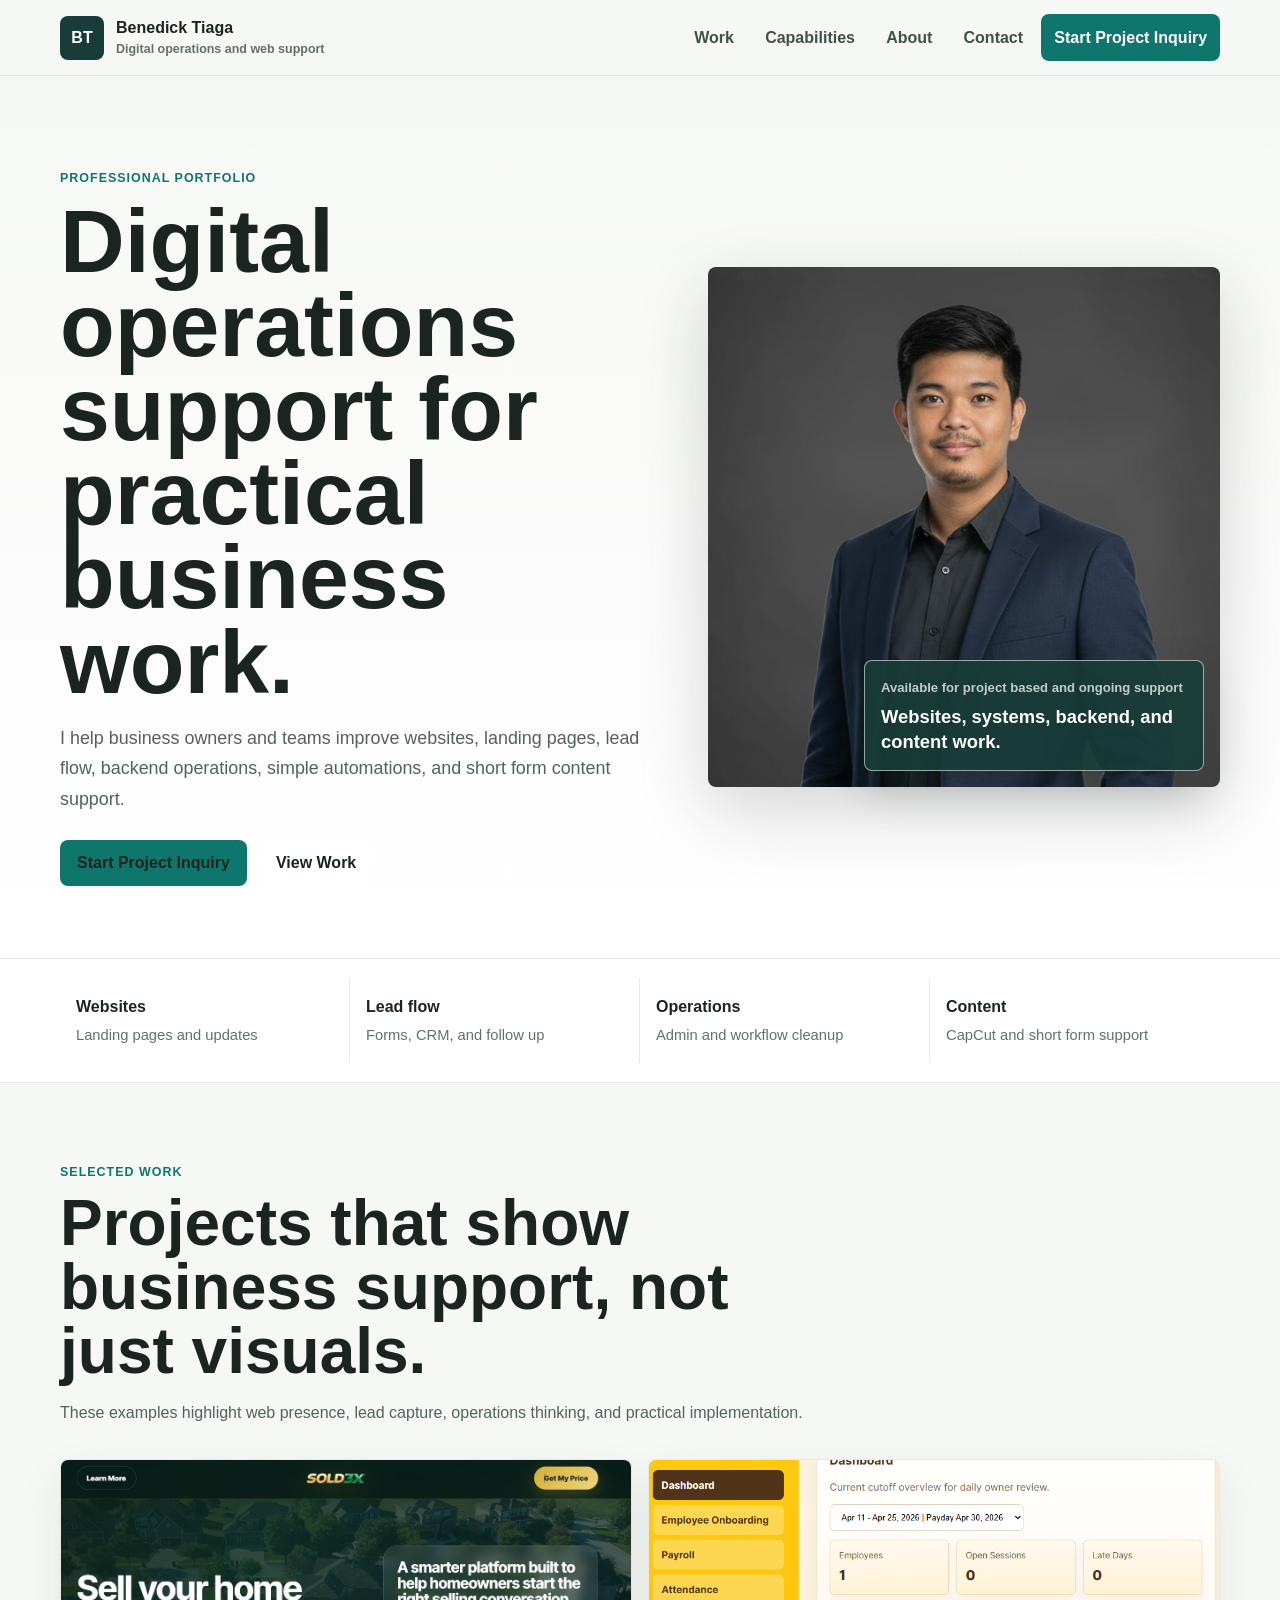
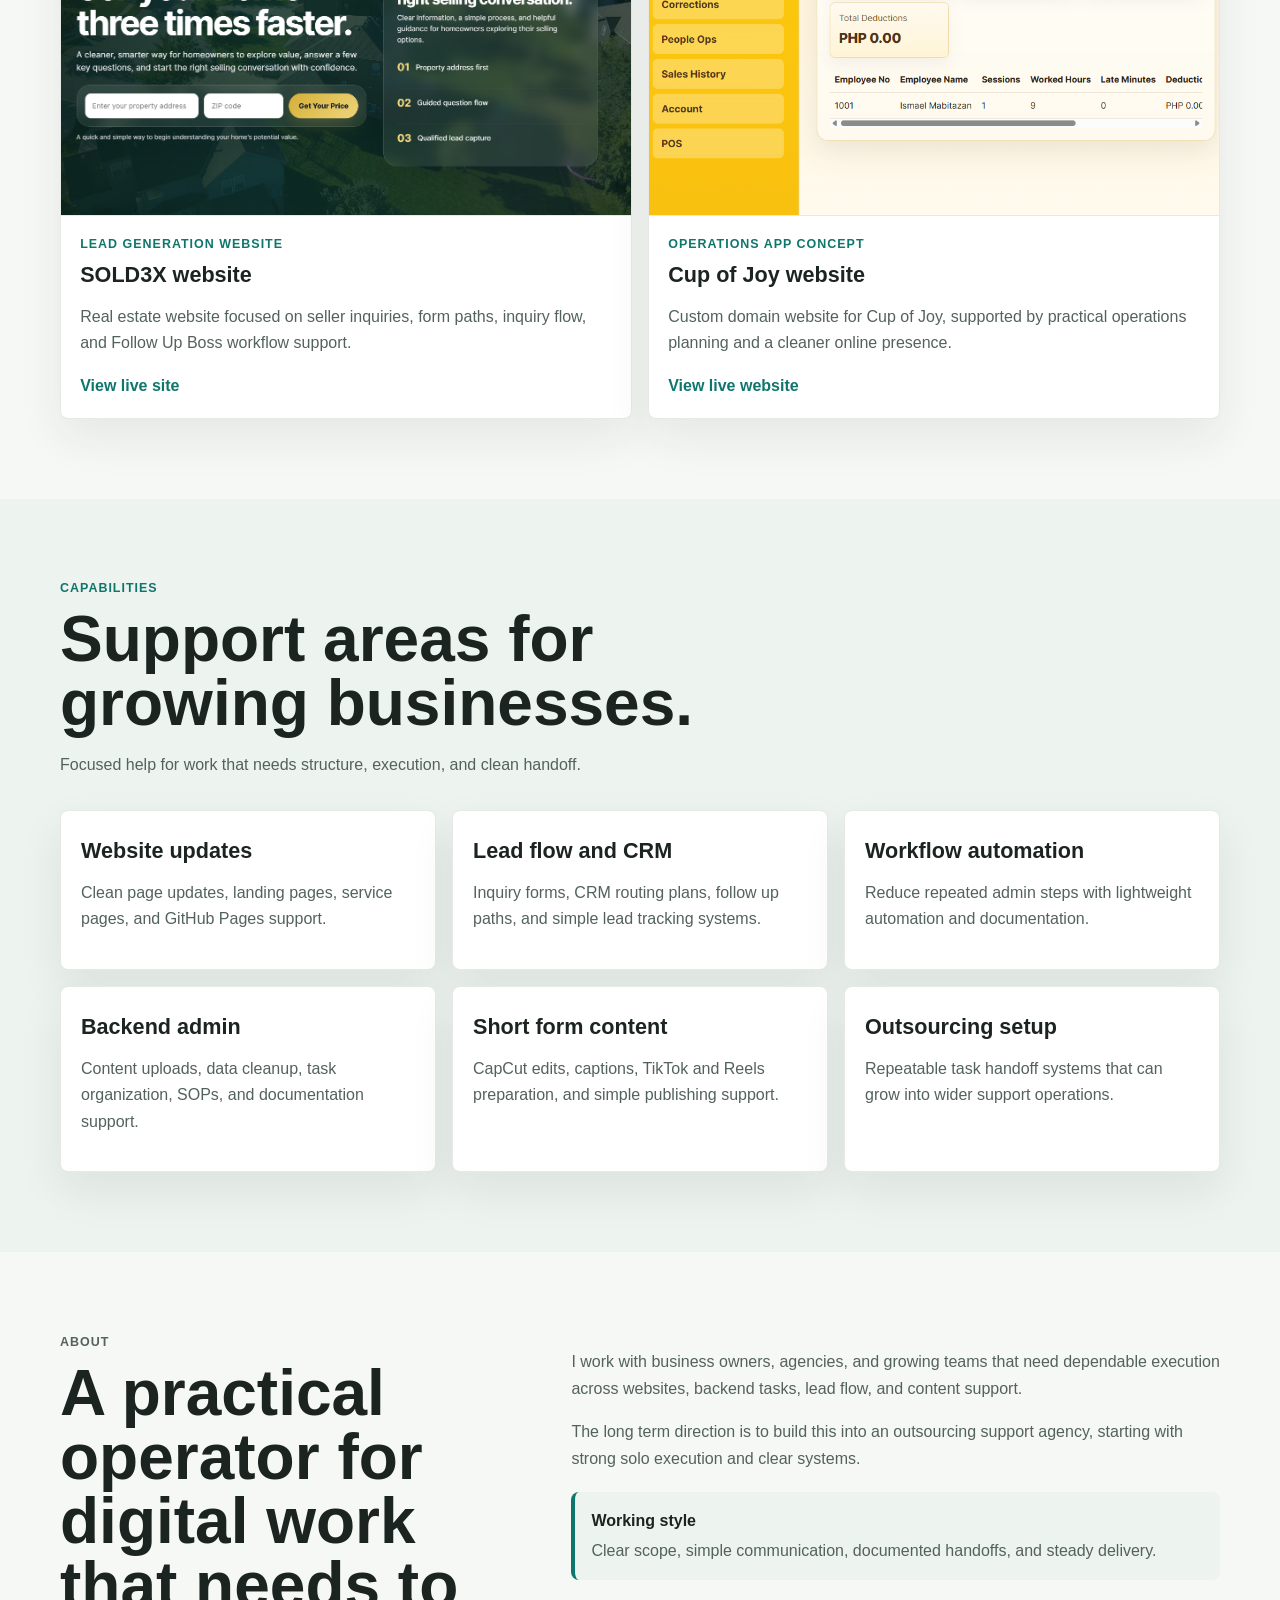
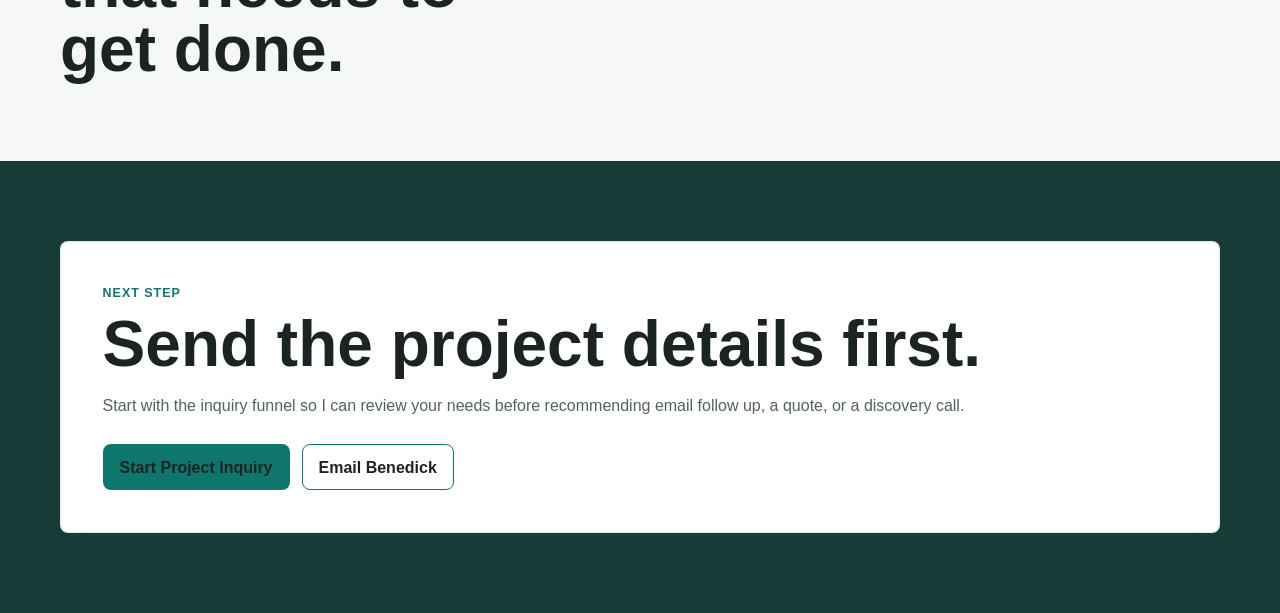
<file: professional-portfolio.html>
<!DOCTYPE html>
<html lang="en">
<head>
  <meta charset="UTF-8" />
  <meta name="viewport" content="width=device-width, initial-scale=1.0" />
  <title>Professional Portfolio | Benedick Tiaga</title>
  <meta name="description" content="Professional portfolio for Benedick Tiaga, focused on websites, lead flow, workflow automation, backend operations, and short form content support." />
  <meta property="og:title" content="Professional Portfolio | Benedick Tiaga" />
  <meta property="og:description" content="A polished professional portfolio for digital operations, web support, automation, backend admin, and content support work." />
  <meta property="og:type" content="website" />
  <link rel="stylesheet" href="styles.css" />
  <link rel="stylesheet" href="professional-portfolio.css" />
  <script src="lead-funnel-v2.js" defer></script>
</head>
<body class="portfolio-pro">
  <header class="portfolio-nav">
    <div class="portfolio-container portfolio-nav-inner">
      <a href="professional-portfolio.html" class="portfolio-brand" aria-label="Benedick Tiaga professional portfolio">
        <span class="portfolio-brand-mark">BT</span>
        <span>
          <strong>Benedick Tiaga</strong>
          <small>Digital operations and web support</small>
        </span>
      </a>
      <nav class="portfolio-links" aria-label="Professional portfolio navigation">
        <a href="#work">Work</a>
        <a href="#capabilities">Capabilities</a>
        <a href="#about">About</a>
        <a href="#contact">Contact</a>
        <a class="portfolio-nav-cta" href="contact.html#project-inquiry">Start Project Inquiry</a>
      </nav>
    </div>
  </header>

  <main>
    <section class="portfolio-hero">
      <div class="portfolio-container portfolio-hero-grid">
        <div class="portfolio-hero-copy">
          <p class="portfolio-eyebrow">Professional portfolio</p>
          <h1>Digital operations support for practical business work.</h1>
          <p>I help business owners and teams improve websites, landing pages, lead flow, backend operations, simple automations, and short form content support.</p>
          <div class="portfolio-actions">
            <a class="button button-primary" href="contact.html#project-inquiry">Start Project Inquiry</a>
            <a class="button button-secondary" href="#work">View Work</a>
          </div>
        </div>
        <div class="portfolio-profile">
          <img src="Profile.JPG" alt="Benedick Tiaga" />
          <div class="portfolio-profile-card">
            <span>Available for project based and ongoing support</span>
            <strong>Websites, systems, backend, and content work.</strong>
          </div>
        </div>
      </div>
    </section>

    <section class="portfolio-proof">
      <div class="portfolio-container portfolio-proof-grid" aria-label="Professional focus areas">
        <div><strong>Websites</strong><span>Landing pages and updates</span></div>
        <div><strong>Lead flow</strong><span>Forms, CRM, and follow up</span></div>
        <div><strong>Operations</strong><span>Admin and workflow cleanup</span></div>
        <div><strong>Content</strong><span>CapCut and short form support</span></div>
      </div>
    </section>

    <section id="work" class="portfolio-section">
      <div class="portfolio-container">
        <div class="portfolio-section-heading">
          <p class="portfolio-eyebrow">Selected work</p>
          <h2>Projects that show business support, not just visuals.</h2>
          <p>These examples highlight web presence, lead capture, operations thinking, and practical implementation.</p>
        </div>
        <div class="portfolio-work-grid">
          <article class="portfolio-work-card">
            <img src="sold3x-preview.png" alt="SOLD3X website preview" />
            <div>
              <p class="portfolio-card-kicker">Lead generation website</p>
              <h3>SOLD3X website</h3>
              <p>Real estate website focused on seller inquiries, form paths, inquiry flow, and Follow Up Boss workflow support.</p>
              <a href="https://sold3x.com/" target="_blank" rel="noreferrer">View live site</a>
            </div>
          </article>
          <article class="portfolio-work-card">
            <img src="cupofjoy-preview.png" alt="Cup of Joy website preview" />
            <div>
              <p class="portfolio-card-kicker">Operations app concept</p>
              <h3>Cup of Joy website</h3>
              <p>Custom domain website for Cup of Joy, supported by practical operations planning and a cleaner online presence.</p>
              <a href="https://www.cupofjoy2506.shop/" target="_blank" rel="noreferrer">View live website</a>
            </div>
          </article>
        </div>
      </div>
    </section>

    <section id="capabilities" class="portfolio-section portfolio-muted">
      <div class="portfolio-container">
        <div class="portfolio-section-heading">
          <p class="portfolio-eyebrow">Capabilities</p>
          <h2>Support areas for growing businesses.</h2>
          <p>Focused help for work that needs structure, execution, and clean handoff.</p>
        </div>
        <div class="portfolio-capability-grid">
          <article><h3>Website updates</h3><p>Clean page updates, landing pages, service pages, and GitHub Pages support.</p></article>
          <article><h3>Lead flow and CRM</h3><p>Inquiry forms, CRM routing plans, follow up paths, and simple lead tracking systems.</p></article>
          <article><h3>Workflow automation</h3><p>Reduce repeated admin steps with lightweight automation and documentation.</p></article>
          <article><h3>Backend admin</h3><p>Content uploads, data cleanup, task organization, SOPs, and documentation support.</p></article>
          <article><h3>Short form content</h3><p>CapCut edits, captions, TikTok and Reels preparation, and simple publishing support.</p></article>
          <article><h3>Outsourcing setup</h3><p>Repeatable task handoff systems that can grow into wider support operations.</p></article>
        </div>
      </div>
    </section>

    <section id="about" class="portfolio-section">
      <div class="portfolio-container portfolio-about-grid">
        <div>
          <p class="portfolio-eyebrow">About</p>
          <h2>A practical operator for digital work that needs to get done.</h2>
        </div>
        <div>
          <p>I work with business owners, agencies, and growing teams that need dependable execution across websites, backend tasks, lead flow, and content support.</p>
          <p>The long term direction is to build this into an outsourcing support agency, starting with strong solo execution and clear systems.</p>
          <div class="portfolio-note">
            <strong>Working style</strong>
            <span>Clear scope, simple communication, documented handoffs, and steady delivery.</span>
          </div>
        </div>
      </div>
    </section>

    <section id="contact" class="portfolio-final">
      <div class="portfolio-container portfolio-final-panel">
        <p class="portfolio-eyebrow">Next step</p>
        <h2>Send the project details first.</h2>
        <p>Start with the inquiry funnel so I can review your needs before recommending email follow up, a quote, or a discovery call.</p>
        <div class="portfolio-actions">
          <a class="button button-primary" href="contact.html#project-inquiry">Start Project Inquiry</a>
          <a class="button button-outline" href="mailto:benedick.tiaga04@gmail.com">Email Benedick</a>
        </div>
      </div>
    </section>
  </main>
</body>
</html>
</file>
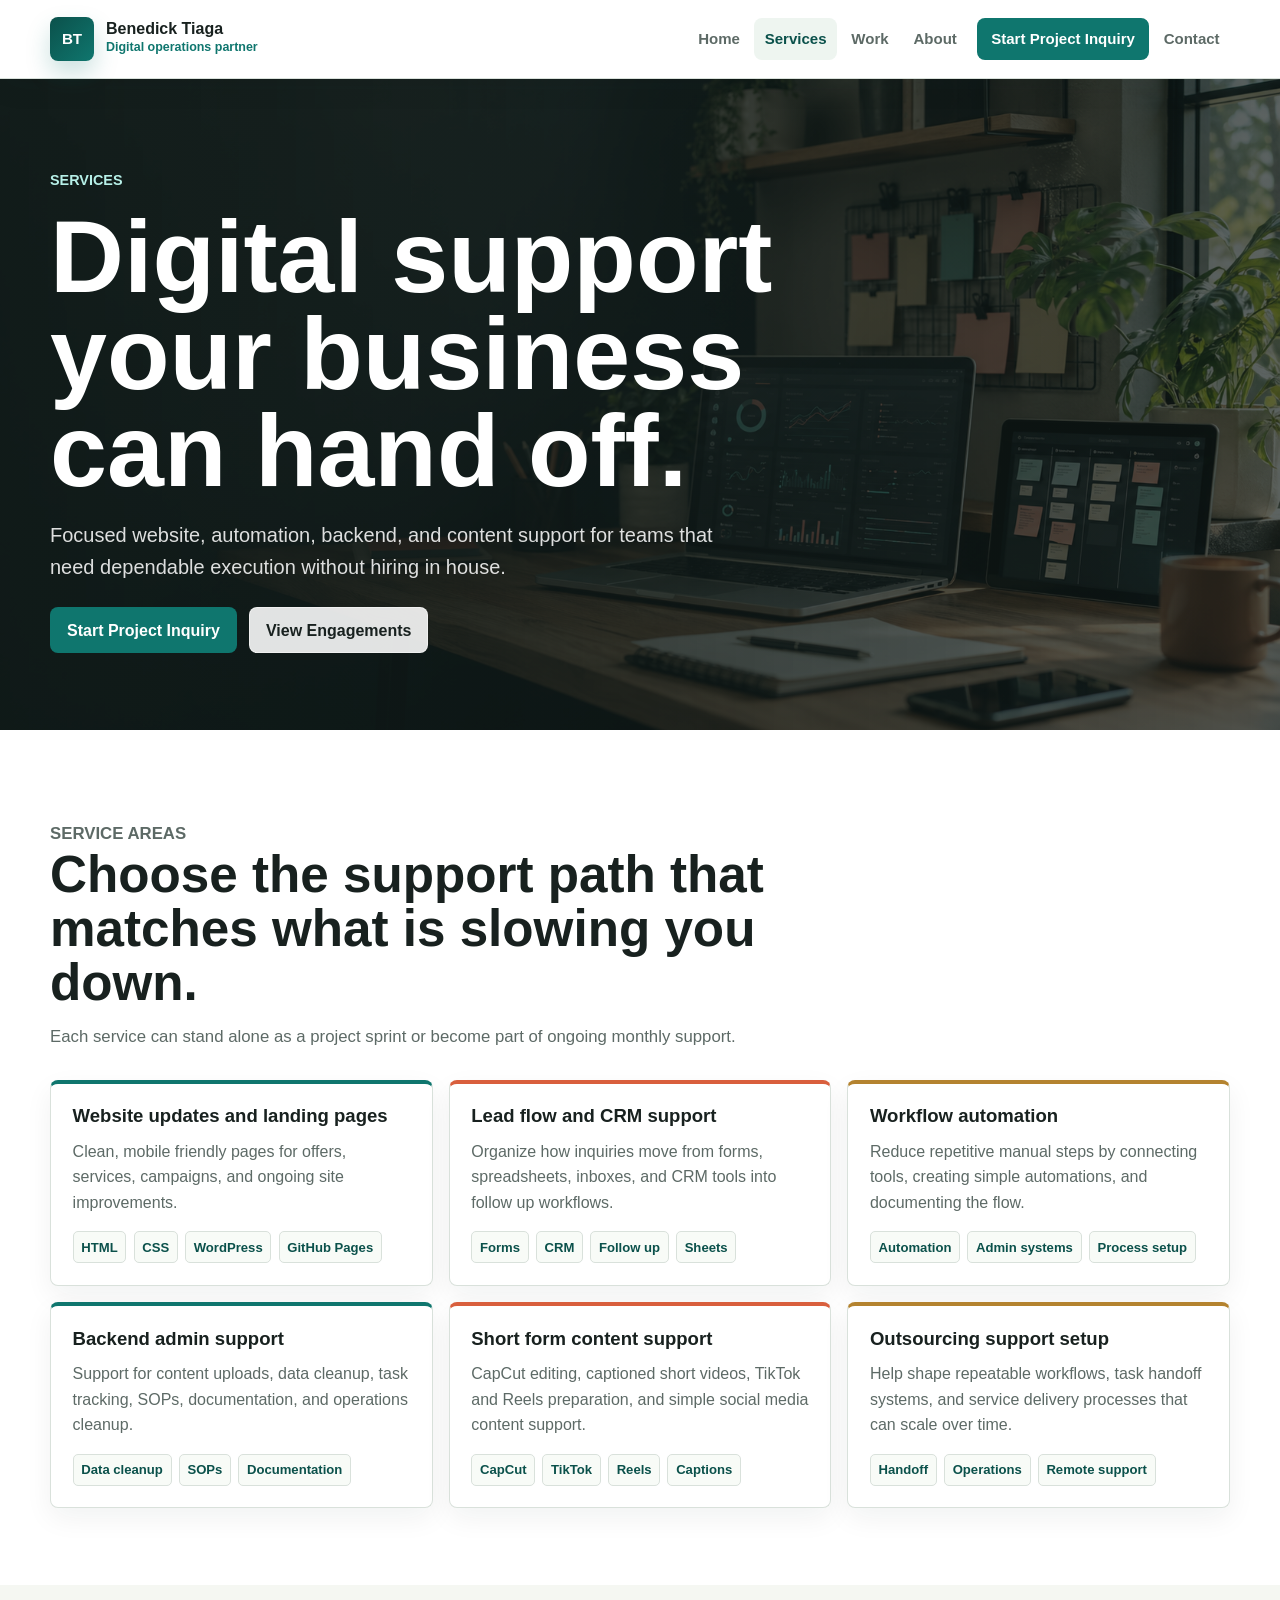
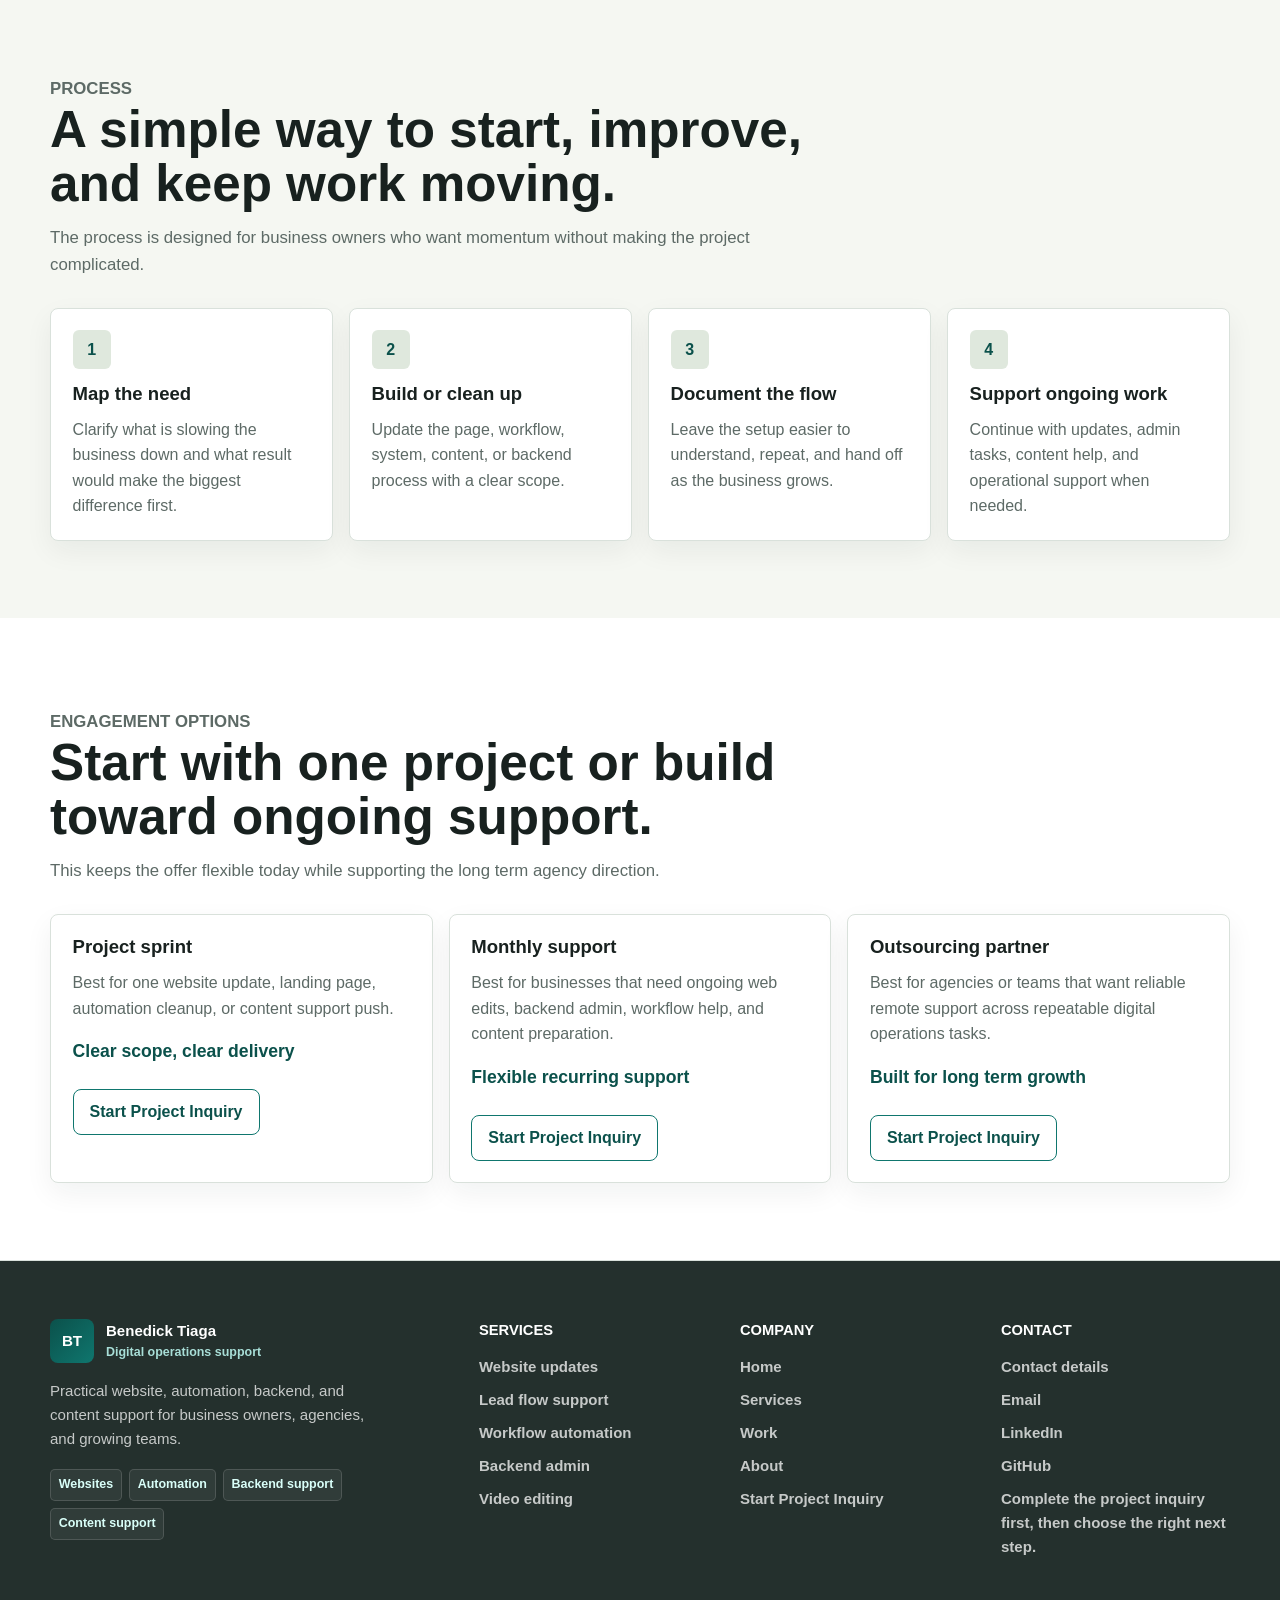
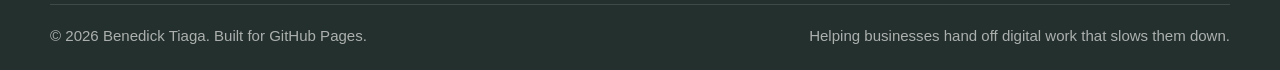
<file: services.html>
<!DOCTYPE html>
<html lang="en">
<head>
  <meta charset="UTF-8" />
  <meta name="viewport" content="width=device-width, initial-scale=1.0" />
  <title>Services | Benedick Tiaga</title>
  <meta name="description" content="Website, automation, backend admin, content, and outsourcing support services for growing businesses." />
  <meta property="og:title" content="Services | Benedick Tiaga" />
  <meta property="og:description" content="Website, automation, backend admin, content, and outsourcing support services for growing businesses." />
  <meta property="og:type" content="website" />
  <link rel="stylesheet" href="styles.css" />
  <script src="lead-funnel-v2.js" defer></script>
</head>
<body>
  <header class="nav">
    <div class="container nav-inner">
      <a href="index.html" class="brand"><span class="brand-mark">BT</span><span class="brand-copy"><span>Benedick Tiaga</span><small>Digital operations partner</small></span></a>
      <nav class="nav-links" aria-label="Primary navigation"><a href="index.html">Home</a><a href="services.html" aria-current="page">Services</a><a href="work.html">Work</a><a href="about.html">About</a><a href="contact.html#project-inquiry" class="nav-cta">Start Project Inquiry</a><a href="contact.html#contact-details">Contact</a></nav>
    </div>
  </header>
  <main id="top"><section class="page-hero"><div class="container"><p class="eyebrow">Services</p><h1>Digital support your business can hand off.</h1><p class="hero-copy">Focused website, automation, backend, and content support for teams that need dependable execution without hiring in house.</p><div class="hero-actions"><a class="button button-primary" href="contact.html#project-inquiry">Start Project Inquiry</a><a class="button button-secondary" href="#plans">View Engagements</a></div></div></section><section class="band-white"><div class="container"><div class="section-header"><p class="section-kicker">Service areas</p><h2>Choose the support path that matches what is slowing you down.</h2><p>Each service can stand alone as a project sprint or become part of ongoing monthly support.</p></div><div class="grid grid-3"><article class="card service-card" id="websites"><h3>Website updates and landing pages</h3><p>Clean, mobile friendly pages for offers, services, campaigns, and ongoing site improvements.</p><div class="tag-row"><span class="tag">HTML</span><span class="tag">CSS</span><span class="tag">WordPress</span><span class="tag">GitHub Pages</span></div></article><article class="card service-card" id="lead-flow"><h3>Lead flow and CRM support</h3><p>Organize how inquiries move from forms, spreadsheets, inboxes, and CRM tools into follow up workflows.</p><div class="tag-row"><span class="tag">Forms</span><span class="tag">CRM</span><span class="tag">Follow up</span><span class="tag">Sheets</span></div></article><article class="card service-card" id="automation"><h3>Workflow automation</h3><p>Reduce repetitive manual steps by connecting tools, creating simple automations, and documenting the flow.</p><div class="tag-row"><span class="tag">Automation</span><span class="tag">Admin systems</span><span class="tag">Process setup</span></div></article><article class="card service-card" id="backend"><h3>Backend admin support</h3><p>Support for content uploads, data cleanup, task tracking, SOPs, documentation, and operations cleanup.</p><div class="tag-row"><span class="tag">Data cleanup</span><span class="tag">SOPs</span><span class="tag">Documentation</span></div></article><article class="card service-card" id="content"><h3>Short form content support</h3><p>CapCut editing, captioned short videos, TikTok and Reels preparation, and simple social media content support.</p><div class="tag-row"><span class="tag">CapCut</span><span class="tag">TikTok</span><span class="tag">Reels</span><span class="tag">Captions</span></div></article><article class="card service-card" id="outsourcing"><h3>Outsourcing support setup</h3><p>Help shape repeatable workflows, task handoff systems, and service delivery processes that can scale over time.</p><div class="tag-row"><span class="tag">Handoff</span><span class="tag">Operations</span><span class="tag">Remote support</span></div></article></div></div></section><section id="process"><div class="container"><div class="section-header"><p class="section-kicker">Process</p><h2>A simple way to start, improve, and keep work moving.</h2><p>The process is designed for business owners who want momentum without making the project complicated.</p></div><div class="grid grid-4"><article class="card"><span class="number">1</span><h3>Map the need</h3><p>Clarify what is slowing the business down and what result would make the biggest difference first.</p></article><article class="card"><span class="number">2</span><h3>Build or clean up</h3><p>Update the page, workflow, system, content, or backend process with a clear scope.</p></article><article class="card"><span class="number">3</span><h3>Document the flow</h3><p>Leave the setup easier to understand, repeat, and hand off as the business grows.</p></article><article class="card"><span class="number">4</span><h3>Support ongoing work</h3><p>Continue with updates, admin tasks, content help, and operational support when needed.</p></article></div></div></section><section id="plans" class="band-white"><div class="container"><div class="section-header"><p class="section-kicker">Engagement options</p><h2>Start with one project or build toward ongoing support.</h2><p>This keeps the offer flexible today while supporting the long term agency direction.</p></div><div class="grid grid-3 plans"><article class="card plan-card"><h3>Project sprint</h3><p>Best for one website update, landing page, automation cleanup, or content support push.</p><strong>Clear scope, clear delivery</strong><div class="actions"><a class="button button-outline" href="contact.html#project-inquiry">Start Project Inquiry</a></div></article><article class="card plan-card"><h3>Monthly support</h3><p>Best for businesses that need ongoing web edits, backend admin, workflow help, and content preparation.</p><strong>Flexible recurring support</strong><div class="actions"><a class="button button-outline" href="contact.html#project-inquiry">Start Project Inquiry</a></div></article><article class="card plan-card"><h3>Outsourcing partner</h3><p>Best for agencies or teams that want reliable remote support across repeatable digital operations tasks.</p><strong>Built for long term growth</strong><div class="actions"><a class="button button-outline" href="contact.html#project-inquiry">Start Project Inquiry</a></div></article></div></div></section></main>
  <footer class="site-footer"><div class="container"><div class="footer-main"><div><a href="index.html" class="footer-logo"><span class="brand-mark">BT</span><span>Benedick Tiaga<small>Digital operations support</small></span></a><p class="footer-copy">Practical website, automation, backend, and content support for business owners, agencies, and growing teams.</p><div class="footer-badges" aria-label="Core services"><span class="footer-badge">Websites</span><span class="footer-badge">Automation</span><span class="footer-badge">Backend support</span><span class="footer-badge">Content support</span></div></div><div class="footer-col"><h3>Services</h3><a href="services.html#websites">Website updates</a><a href="services.html#lead-flow">Lead flow support</a><a href="services.html#automation">Workflow automation</a><a href="services.html#backend">Backend admin</a><a href="work.html#videos">Video editing</a></div><div class="footer-col"><h3>Company</h3><a href="index.html">Home</a><a href="services.html">Services</a><a href="work.html">Work</a><a href="about.html">About</a><a href="contact.html#project-inquiry">Start Project Inquiry</a></div><div class="footer-col"><h3>Contact</h3><a href="contact.html#contact-details">Contact details</a><a href="mailto:benedick.tiaga04@gmail.com">Email</a><a href="https://www.linkedin.com/in/benedick-tiaga-jr-51b253248/" target="_blank" rel="noreferrer">LinkedIn</a><a href="https://github.com/SyakNiPrimo" target="_blank" rel="noreferrer">GitHub</a><span>Complete the project inquiry first, then choose the right next step.</span></div></div><div class="footer-bottom"><span>&copy; <span id="year"></span> Benedick Tiaga. Built for GitHub Pages.</span><span>Helping businesses hand off digital work that slows them down.</span></div></div></footer>
  <script>document.getElementById('year').textContent = new Date().getFullYear();</script>
  
</body>
</html>
</file>
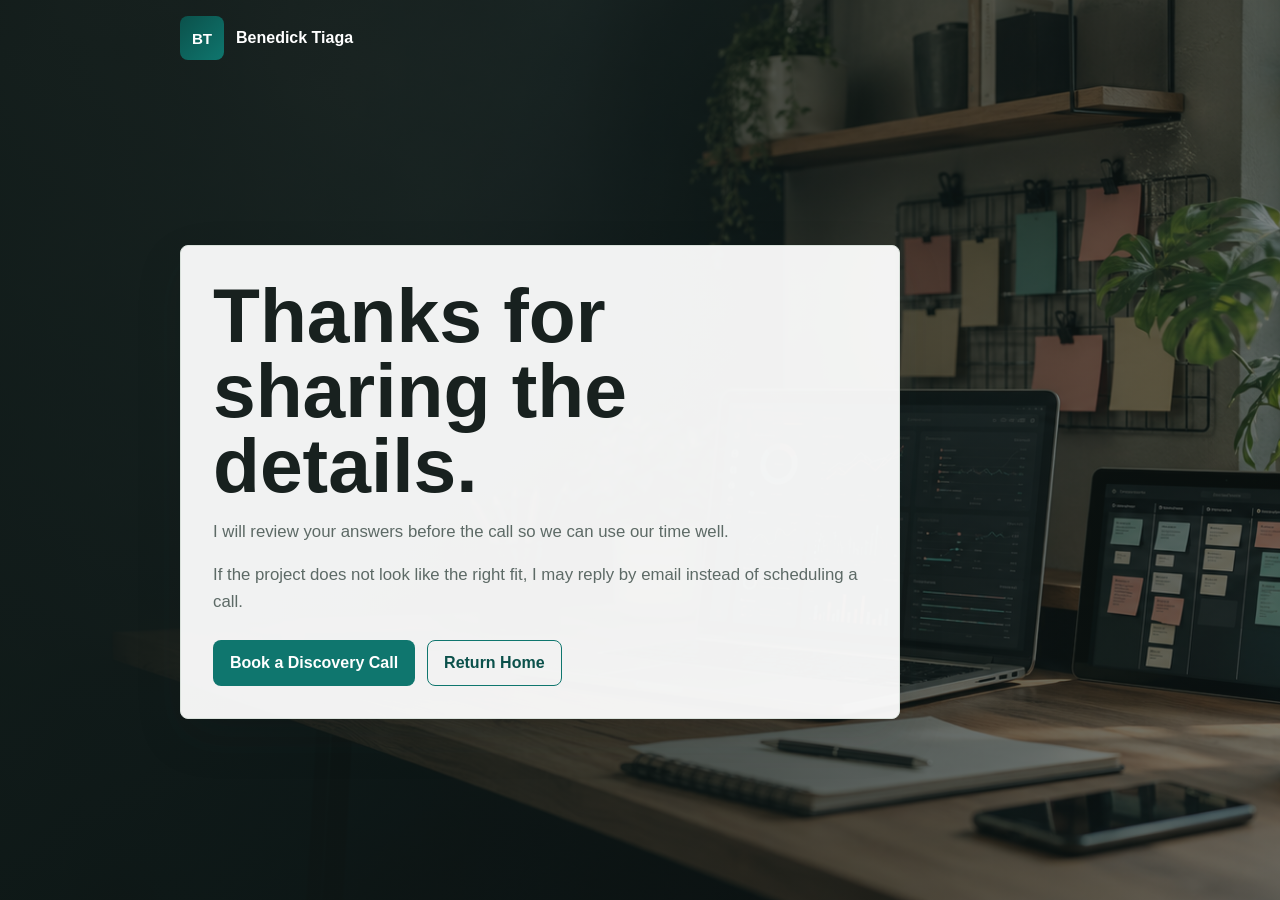
<file: thank-you.html>
<!DOCTYPE html>
<html lang="en">
<head>
  <meta charset="UTF-8" />
  <meta name="viewport" content="width=device-width, initial-scale=1.0" />
  <meta name="robots" content="noindex" />
  <title>Thank You | Benedick Tiaga</title>
  <style>
    :root {
      --ink: #18211f;
      --muted: #5d6a66;
      --soft: #f5f7f2;
      --paper: #ffffff;
      --line: #d9e1db;
      --teal: #0f766e;
      --teal-dark: #0b514b;
      --charcoal: #24302d;
      --radius: 8px;
      --max: 920px;
      --shadow: 0 18px 48px rgba(24, 33, 31, 0.12);
    }

    * {
      box-sizing: border-box;
    }

    body {
      min-height: 100vh;
      margin: 0;
      font-family: Inter, Arial, Helvetica, sans-serif;
      color: var(--ink);
      background:
        linear-gradient(90deg, rgba(16, 26, 24, 0.9), rgba(16, 26, 24, 0.55)),
        url("hero-operations.png") center / cover no-repeat;
    }

    a {
      color: inherit;
      text-decoration: none;
    }

    .container {
      width: min(100% - 2rem, var(--max));
      margin: 0 auto;
    }

    .nav {
      padding: 1rem 0;
      color: white;
    }

    .brand {
      display: inline-flex;
      align-items: center;
      gap: 0.75rem;
      font-weight: 900;
    }

    .brand-mark {
      display: inline-grid;
      place-items: center;
      width: 44px;
      height: 44px;
      border-radius: var(--radius);
      color: white;
      background: linear-gradient(135deg, var(--teal-dark), var(--teal));
      font-size: 0.95rem;
      font-weight: 900;
    }

    main {
      display: grid;
      align-items: center;
      min-height: calc(100vh - 88px);
      padding: 4rem 0;
    }

    .panel {
      max-width: 720px;
      padding: 2rem;
      border: 1px solid var(--line);
      border-radius: var(--radius);
      background: rgba(255, 255, 255, 0.94);
      box-shadow: var(--shadow);
    }

    h1 {
      margin: 0;
      font-size: clamp(2.4rem, 6vw, 4.8rem);
      line-height: 0.98;
      letter-spacing: 0;
    }

    p {
      margin: 1rem 0 0;
      color: var(--muted);
      font-size: 1.05rem;
      line-height: 1.6;
    }

    .actions {
      display: flex;
      flex-wrap: wrap;
      gap: 0.75rem;
      margin-top: 1.5rem;
    }

    .button {
      display: inline-flex;
      align-items: center;
      justify-content: center;
      min-height: 46px;
      padding: 0.82rem 1rem;
      border: 1px solid transparent;
      border-radius: var(--radius);
      font-weight: 900;
    }

    .button-primary {
      color: white;
      background: var(--teal);
    }

    .button-secondary {
      color: var(--teal-dark);
      background: transparent;
      border-color: var(--teal);
    }

    @media (max-width: 640px) {
      .button {
        width: 100%;
      }
    }
  </style>
</head>
<body>
  <header class="nav">
    <div class="container">
      <a href="index.html" class="brand">
        <span class="brand-mark">BT</span>
        <span>Benedick Tiaga</span>
      </a>
    </div>
  </header>

  <main>
    <div class="container">
      <section class="panel">
        <h1>Thanks for sharing the details.</h1>
        <p>I will review your answers before the call so we can use our time well.</p>
        <p>If the project does not look like the right fit, I may reply by email instead of scheduling a call.</p>
        <div class="actions">
          <!-- Replace this # with the real Calendly or Google Calendar appointment link. -->
          <a class="button button-primary" href="https://calendly.com/benedick-tiaga04/30min">Book a Discovery Call</a>
          <a class="button button-secondary" href="index.html">Return Home</a>
        </div>
      </section>
    </div>
  </main>
</body>
</html>
</file>
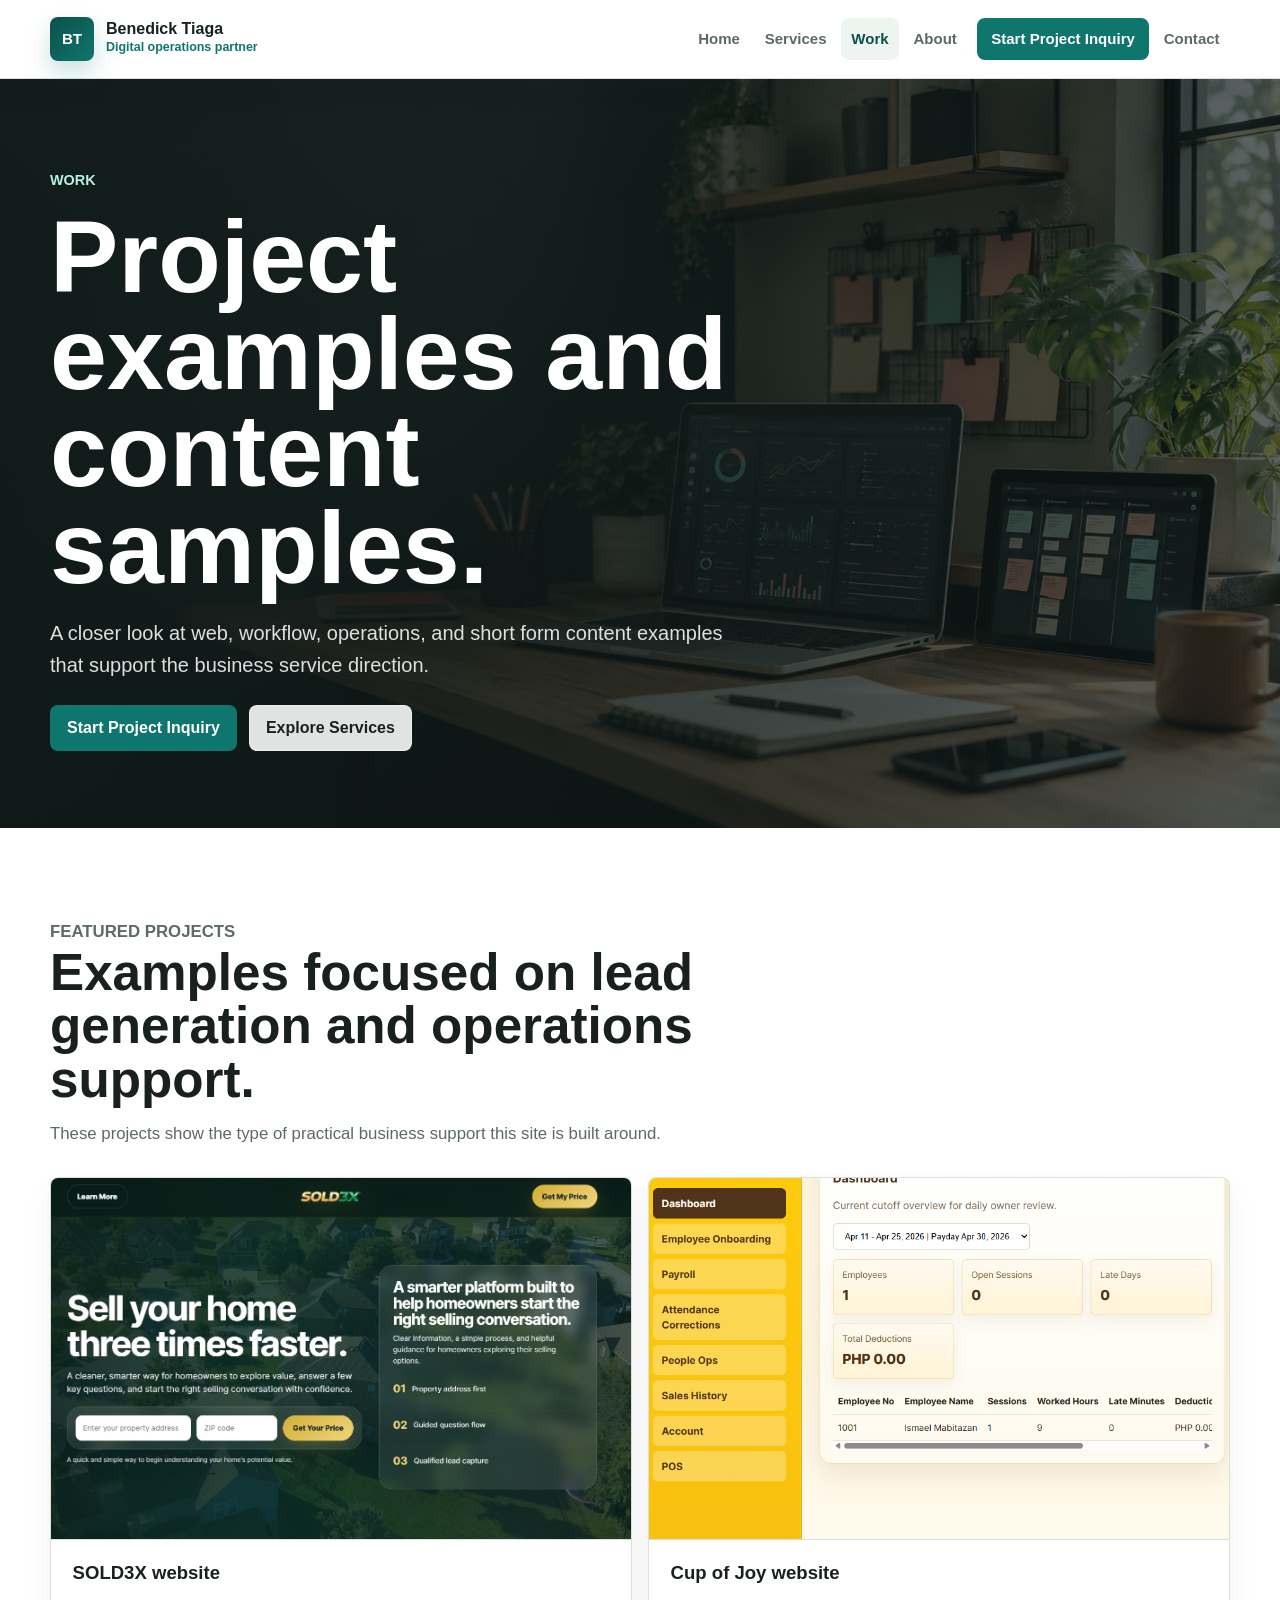
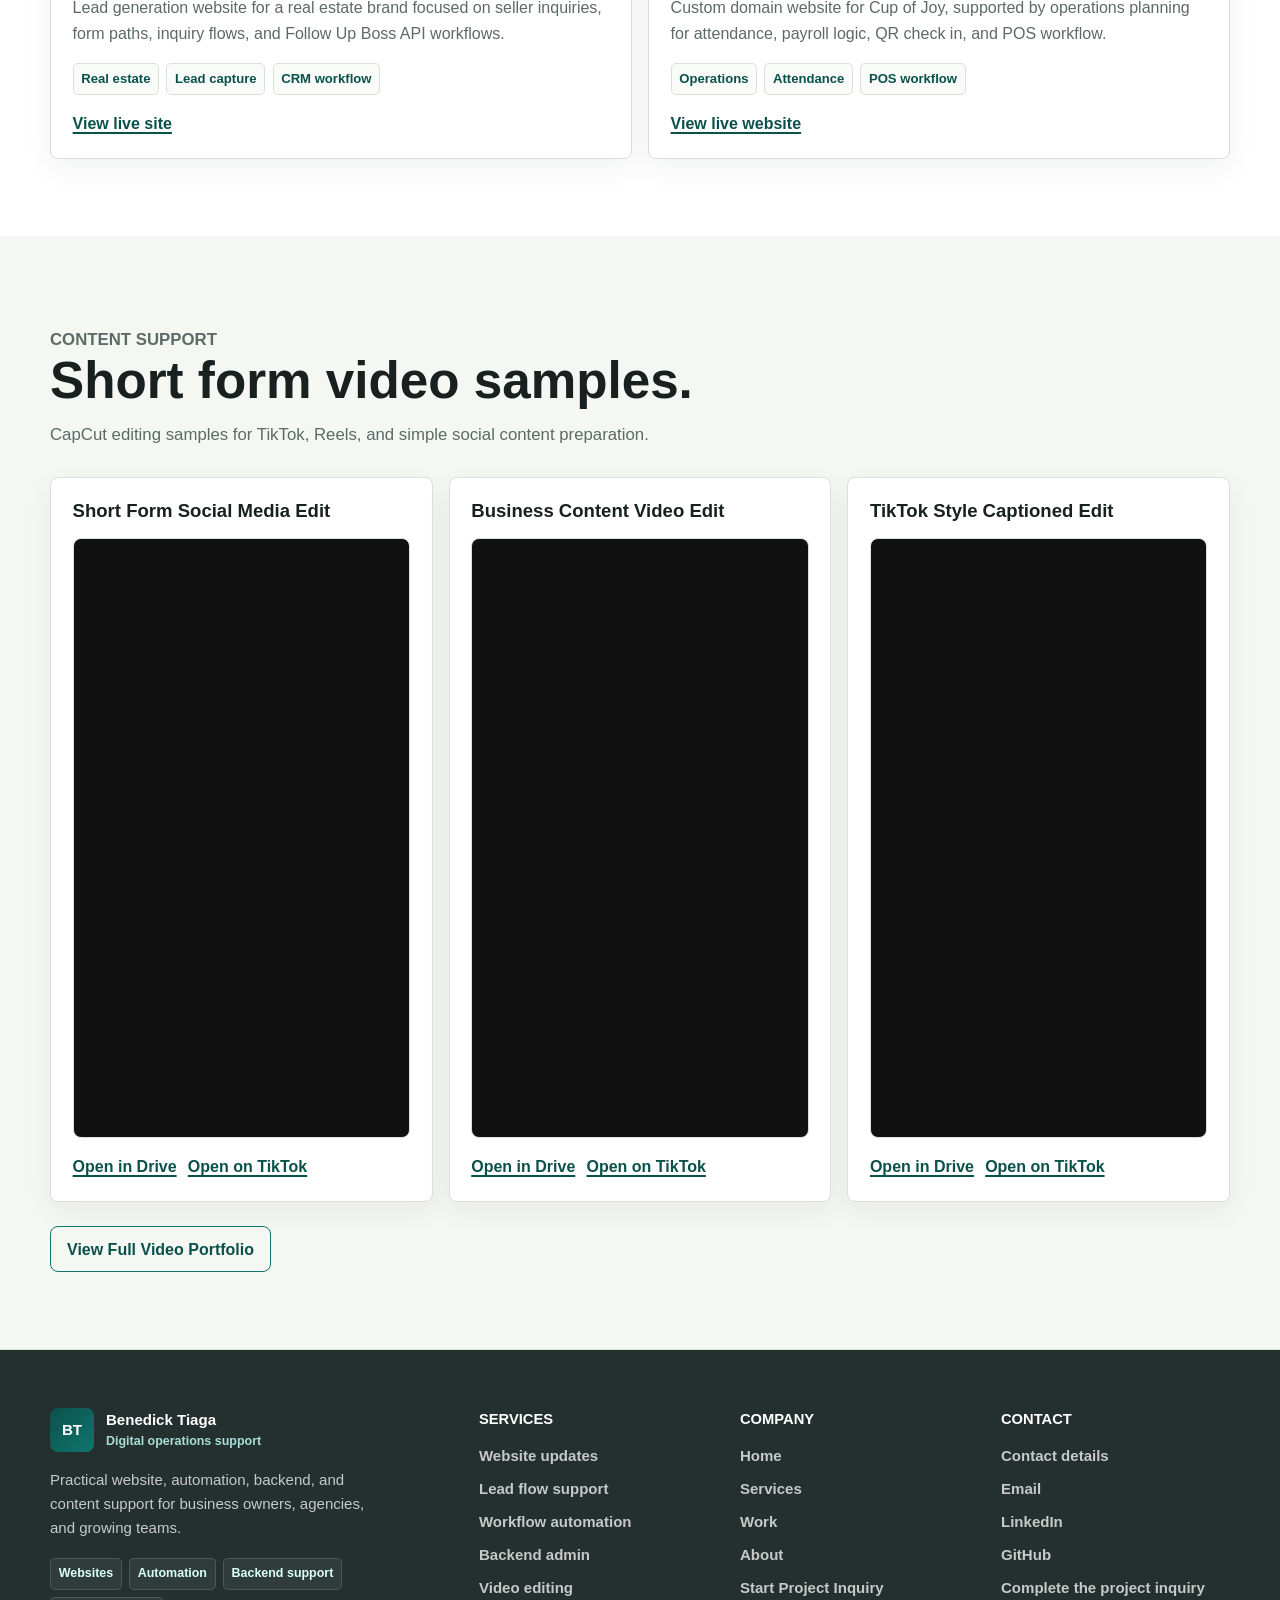
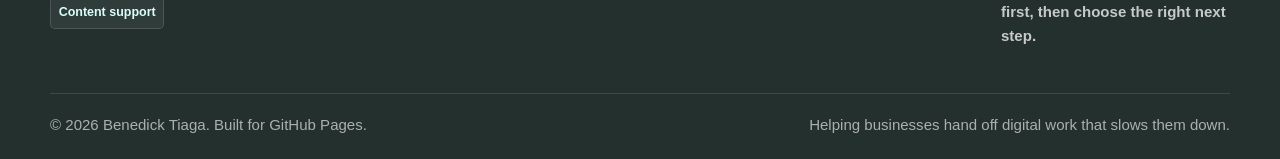
<file: work.html>
<!DOCTYPE html>
<html lang="en">
<head>
  <meta charset="UTF-8" />
  <meta name="viewport" content="width=device-width, initial-scale=1.0" />
  <title>Work | Benedick Tiaga</title>
  <meta name="description" content="Featured web, operations, and short form content support examples by Benedick Tiaga." />
  <meta property="og:title" content="Work | Benedick Tiaga" />
  <meta property="og:description" content="Featured web, operations, and short form content support examples by Benedick Tiaga." />
  <meta property="og:type" content="website" />
  <link rel="stylesheet" href="styles.css" />
  <script src="lead-funnel-v2.js" defer></script>
</head>
<body>
  <header class="nav">
    <div class="container nav-inner">
      <a href="index.html" class="brand"><span class="brand-mark">BT</span><span class="brand-copy"><span>Benedick Tiaga</span><small>Digital operations partner</small></span></a>
      <nav class="nav-links" aria-label="Primary navigation"><a href="index.html">Home</a><a href="services.html">Services</a><a href="work.html" aria-current="page">Work</a><a href="about.html">About</a><a href="contact.html#project-inquiry" class="nav-cta">Start Project Inquiry</a><a href="contact.html#contact-details">Contact</a></nav>
    </div>
  </header>
  <main id="top"><section class="page-hero"><div class="container"><p class="eyebrow">Work</p><h1>Project examples and content samples.</h1><p class="hero-copy">A closer look at web, workflow, operations, and short form content examples that support the business service direction.</p><div class="hero-actions"><a class="button button-primary" href="contact.html#project-inquiry">Start Project Inquiry</a><a class="button button-secondary" href="services.html">Explore Services</a></div></div></section><section class="band-white"><div class="container"><div class="section-header"><p class="section-kicker">Featured projects</p><h2>Examples focused on lead generation and operations support.</h2><p>These projects show the type of practical business support this site is built around.</p></div><div class="grid grid-2"><article class="card project-card"><img src="sold3x-preview.png" alt="SOLD3X website preview" class="project-image" /><div class="project-body"><h3>SOLD3X website</h3><p>Lead generation website for a real estate brand focused on seller inquiries, form paths, inquiry flows, and Follow Up Boss API workflows.</p><div class="tag-row"><span class="tag">Real estate</span><span class="tag">Lead capture</span><span class="tag">CRM workflow</span></div><div class="project-meta"><a class="project-link" href="https://sold3x.com/" target="_blank" rel="noreferrer">View live site</a></div></div></article><article class="card project-card"><img src="cupofjoy-preview.png" alt="Cup of Joy website preview" class="project-image" /><div class="project-body"><h3>Cup of Joy website</h3><p>Custom domain website for Cup of Joy, supported by operations planning for attendance, payroll logic, QR check in, and POS workflow.</p><div class="tag-row"><span class="tag">Operations</span><span class="tag">Attendance</span><span class="tag">POS workflow</span></div><div class="project-meta"><a class="project-link" href="https://www.cupofjoy2506.shop/" target="_blank" rel="noreferrer">View live website</a></div></div></article></div></div></section><section id="videos"><div class="container"><div class="section-header"><p class="section-kicker">Content support</p><h2>Short form video samples.</h2><p>CapCut editing samples for TikTok, Reels, and simple social content preparation.</p></div><div class="grid video-grid"><article class="card"><h3>Short Form Social Media Edit</h3><div class="video-frame"><iframe title="Short Form Social Media Edit" src="https://drive.google.com/file/d/1gi9rqjdLbcXXU3y0b8x8Csk2B4RU_7uC/preview" allow="autoplay; encrypted-media" allowfullscreen></iframe></div><div class="project-meta"><a class="project-link" href="https://drive.google.com/file/d/1gi9rqjdLbcXXU3y0b8x8Csk2B4RU_7uC/view?usp=drive_link" target="_blank" rel="noreferrer">Open in Drive</a><a class="project-link" href="https://www.tiktok.com/@dendentiaga/video/7407184523420601608?is_from_webapp=1&sender_device=pc&web_id=7290683253283243527" target="_blank" rel="noreferrer">Open on TikTok</a></div></article><article class="card"><h3>Business Content Video Edit</h3><div class="video-frame"><iframe title="Business Content Video Edit" src="https://drive.google.com/file/d/1tPtLhTdmzS_GYp5F6NtEQr49sVKVMu3X/preview" allow="autoplay; encrypted-media" allowfullscreen></iframe></div><div class="project-meta"><a class="project-link" href="https://drive.google.com/file/d/1tPtLhTdmzS_GYp5F6NtEQr49sVKVMu3X/view?usp=drive_link" target="_blank" rel="noreferrer">Open in Drive</a><a class="project-link" href="https://www.tiktok.com/@dendentiaga/video/7575204365863079188?is_from_webapp=1&sender_device=pc&web_id=7290683253283243527" target="_blank" rel="noreferrer">Open on TikTok</a></div></article><article class="card"><h3>TikTok Style Captioned Edit</h3><div class="video-frame"><iframe title="TikTok Style Captioned Edit" src="https://drive.google.com/file/d/12cDEbtXUQYNLcBXA1Ikk82bIr3yfT1Gd/preview" allow="autoplay; encrypted-media" allowfullscreen></iframe></div><div class="project-meta"><a class="project-link" href="https://drive.google.com/file/d/12cDEbtXUQYNLcBXA1Ikk82bIr3yfT1Gd/view?usp=drive_link" target="_blank" rel="noreferrer">Open in Drive</a><a class="project-link" href="https://www.tiktok.com/@dendentiaga/video/7398865055774772487?is_from_webapp=1&sender_device=pc&web_id=7290683253283243527" target="_blank" rel="noreferrer">Open on TikTok</a></div></article></div><div class="actions"><a class="button button-outline" href="https://drive.google.com/drive/folders/1fmans5gNw53YbxwpnD1k7UHuvRw8RaM8?usp=sharing" target="_blank" rel="noreferrer">View Full Video Portfolio</a></div></div></section></main>
  <footer class="site-footer"><div class="container"><div class="footer-main"><div><a href="index.html" class="footer-logo"><span class="brand-mark">BT</span><span>Benedick Tiaga<small>Digital operations support</small></span></a><p class="footer-copy">Practical website, automation, backend, and content support for business owners, agencies, and growing teams.</p><div class="footer-badges" aria-label="Core services"><span class="footer-badge">Websites</span><span class="footer-badge">Automation</span><span class="footer-badge">Backend support</span><span class="footer-badge">Content support</span></div></div><div class="footer-col"><h3>Services</h3><a href="services.html#websites">Website updates</a><a href="services.html#lead-flow">Lead flow support</a><a href="services.html#automation">Workflow automation</a><a href="services.html#backend">Backend admin</a><a href="work.html#videos">Video editing</a></div><div class="footer-col"><h3>Company</h3><a href="index.html">Home</a><a href="services.html">Services</a><a href="work.html">Work</a><a href="about.html">About</a><a href="contact.html#project-inquiry">Start Project Inquiry</a></div><div class="footer-col"><h3>Contact</h3><a href="contact.html#contact-details">Contact details</a><a href="mailto:benedick.tiaga04@gmail.com">Email</a><a href="https://www.linkedin.com/in/benedick-tiaga-jr-51b253248/" target="_blank" rel="noreferrer">LinkedIn</a><a href="https://github.com/SyakNiPrimo" target="_blank" rel="noreferrer">GitHub</a><span>Complete the project inquiry first, then choose the right next step.</span></div></div><div class="footer-bottom"><span>&copy; <span id="year"></span> Benedick Tiaga. Built for GitHub Pages.</span><span>Helping businesses hand off digital work that slows them down.</span></div></div></footer>
  <script>document.getElementById('year').textContent = new Date().getFullYear();</script>
  
</body>
</html>
</file>
<file: styles.css>
:root {
      --ink: #18211f;
      --muted: #5d6a66;
      --soft: #f5f7f2;
      --paper: #ffffff;
      --sage: #dfe8dd;
      --line: #d9e1db;
      --teal: #0f766e;
      --teal-dark: #0b514b;
      --coral: #d95f3d;
      --gold: #b4832f;
      --charcoal: #24302d;
      --max: 1180px;
      --radius: 8px;
      --shadow: 0 18px 48px rgba(24, 33, 31, 0.12);
    }

    * {
      box-sizing: border-box;
    }

    html {
      scroll-behavior: smooth;
    }

    body {
      margin: 0;
      font-family: Inter, Arial, Helvetica, sans-serif;
      color: var(--ink);
      background: var(--soft);
      line-height: 1.6;
    }

    a {
      color: inherit;
      text-decoration: none;
    }

    img,
    iframe {
      display: block;
      max-width: 100%;
    }

    input,
    select,
    textarea,
    button {
      font: inherit;
    }

    .container {
      width: min(100% - 2rem, var(--max));
      margin: 0 auto;
    }

    .nav {
      position: sticky;
      top: 0;
      z-index: 20;
      background: rgba(255, 255, 255, 0.94);
      border-bottom: 1px solid var(--line);
      backdrop-filter: blur(16px);
      box-shadow: 0 10px 28px rgba(24, 33, 31, 0.06);
    }

    .nav-inner {
      display: flex;
      align-items: center;
      justify-content: space-between;
      gap: 1rem;
      min-height: 78px;
    }

    .brand {
      display: inline-flex;
      align-items: center;
      gap: 0.75rem;
      color: var(--ink);
      flex-shrink: 0;
    }

    .brand-mark {
      display: inline-grid;
      place-items: center;
      width: 44px;
      height: 44px;
      border-radius: var(--radius);
      color: white;
      background: linear-gradient(135deg, var(--teal-dark), var(--teal));
      font-size: 0.95rem;
      font-weight: 900;
      box-shadow: 0 12px 24px rgba(15, 118, 110, 0.22);
    }

    .brand-copy {
      display: grid;
      gap: 0.05rem;
    }

    .brand-copy span {
      font-weight: 900;
      line-height: 1.1;
    }

    .brand-copy small {
      font-size: 0.78rem;
      font-weight: 800;
      color: var(--teal);
    }

    .nav-links {
      display: flex;
      align-items: center;
      justify-content: flex-end;
      gap: 0.25rem;
      flex-wrap: wrap;
      color: var(--muted);
      font-size: 0.94rem;
      font-weight: 800;
    }

    .nav-links a {
      display: inline-flex;
      align-items: center;
      min-height: 40px;
      padding: 0.55rem 0.65rem;
      border-radius: var(--radius);
    }

    .nav-links a:hover {
      color: var(--teal-dark);
      background: #eef5f0;
    }

    .nav-links .nav-cta {
      margin-left: 0.35rem;
      padding-inline: 0.9rem;
      color: white;
      background: var(--teal);
    }

    .nav-links .nav-cta:hover {
      color: white;
      background: var(--teal-dark);
    }

    .nav-status {
      display: inline-flex;
      align-items: center;
      gap: 0.45rem;
      margin-left: 0.4rem;
      color: var(--teal-dark);
      font-size: 0.82rem;
      font-weight: 900;
    }

    .nav-status::before {
      content: "";
      width: 0.5rem;
      height: 0.5rem;
      border-radius: 999px;
      background: var(--coral);
      box-shadow: 0 0 0 4px rgba(217, 95, 61, 0.12);
    }

    .button {
      display: inline-flex;
      align-items: center;
      justify-content: center;
      min-height: 46px;
      padding: 0.82rem 1rem;
      border: 1px solid transparent;
      border-radius: var(--radius);
      font-weight: 800;
      line-height: 1.1;
      cursor: pointer;
      transition: transform 0.2s ease, background 0.2s ease, border-color 0.2s ease;
    }

    .button:hover {
      transform: translateY(-1px);
    }

    .button-primary {
      background: var(--teal);
      color: white;
    }

    .button-primary:hover {
      background: var(--teal-dark);
    }

    .button-secondary {
      color: var(--ink);
      background: rgba(255, 255, 255, 0.88);
      border-color: rgba(255, 255, 255, 0.45);
    }

    .button-outline {
      color: var(--teal-dark);
      background: transparent;
      border-color: var(--teal);
    }

    .hero {
      position: relative;
      min-height: 76svh;
      display: flex;
      align-items: center;
      overflow: hidden;
      color: white;
      background:
        linear-gradient(90deg, rgba(16, 26, 24, 0.92) 0%, rgba(16, 26, 24, 0.72) 48%, rgba(16, 26, 24, 0.22) 100%),
        url("hero-operations.png") center right / cover no-repeat;
    }

    .hero-content {
      width: min(720px, 100%);
      padding: 6rem 0;
    }

    .eyebrow {
      margin: 0 0 1rem;
      color: #b7f0e8;
      font-size: 0.9rem;
      font-weight: 800;
      text-transform: uppercase;
      letter-spacing: 0;
    }

    h1,
    h2,
    h3,
    p {
      overflow-wrap: anywhere;
    }

    h1 {
      margin: 0;
      max-width: 12ch;
      font-size: clamp(3rem, 8vw, 6.8rem);
      line-height: 0.95;
      letter-spacing: 0;
    }

    .hero-copy {
      max-width: 62ch;
      margin: 1.25rem 0 0;
      color: rgba(255, 255, 255, 0.88);
      font-size: clamp(1rem, 2vw, 1.25rem);
    }

    .hero-actions,
    .actions {
      display: flex;
      flex-wrap: wrap;
      gap: 0.75rem;
      margin-top: 1.5rem;
    }

    .signal-row {
      display: flex;
      flex-wrap: wrap;
      gap: 0.7rem;
      margin-top: 1.4rem;
      color: rgba(255, 255, 255, 0.86);
      font-size: 0.95rem;
      font-weight: 700;
    }

    .signal-row span {
      padding: 0.38rem 0.58rem;
      border: 1px solid rgba(255, 255, 255, 0.24);
      border-radius: 6px;
      background: rgba(255, 255, 255, 0.09);
    }

    section {
      padding: 4.8rem 0;
    }

    .band-white {
      background: var(--paper);
    }

    .band-ink {
      color: white;
      background: var(--charcoal);
    }

    .section-header {
      max-width: 760px;
      margin-bottom: 1.8rem;
    }

    .section-kicker {
      margin: 0 0 0.5rem;
      color: var(--coral);
      font-size: 0.9rem;
      font-weight: 800;
      text-transform: uppercase;
      letter-spacing: 0;
    }

    .band-ink .section-kicker {
      color: #f6bd9d;
    }

    .section-header h2,
    .cta h2 {
      margin: 0;
      font-size: clamp(2rem, 4vw, 3.5rem);
      line-height: 1.05;
      letter-spacing: 0;
    }

    .section-header p,
    .cta p {
      margin: 0.9rem 0 0;
      color: var(--muted);
      font-size: 1.05rem;
    }

    .band-ink .section-header p,
    .band-ink .card p,
    .band-ink .muted {
      color: rgba(255, 255, 255, 0.78);
    }

    .grid {
      display: grid;
      gap: 1rem;
    }

    .grid-2 {
      grid-template-columns: repeat(2, minmax(0, 1fr));
    }

    .grid-3 {
      grid-template-columns: repeat(3, minmax(0, 1fr));
    }

    .grid-4 {
      grid-template-columns: repeat(4, minmax(0, 1fr));
    }

    .card {
      background: var(--paper);
      border: 1px solid var(--line);
      border-radius: var(--radius);
      padding: 1.35rem;
      box-shadow: 0 10px 28px rgba(24, 33, 31, 0.06);
    }

    .band-ink .card {
      color: white;
      background: rgba(255, 255, 255, 0.08);
      border-color: rgba(255, 255, 255, 0.14);
      box-shadow: none;
    }

    .card h3 {
      margin: 0;
      font-size: 1.16rem;
      line-height: 1.2;
    }

    .card p {
      margin: 0.7rem 0 0;
      color: var(--muted);
    }

    .number {
      display: inline-grid;
      place-items: center;
      width: 2.4rem;
      height: 2.4rem;
      margin-bottom: 0.9rem;
      border-radius: 6px;
      background: var(--sage);
      color: var(--teal-dark);
      font-weight: 900;
    }

    .stat-strip {
      display: grid;
      grid-template-columns: repeat(4, minmax(0, 1fr));
      border: 1px solid var(--line);
      border-radius: var(--radius);
      background: var(--paper);
      overflow: hidden;
      box-shadow: var(--shadow);
      transform: translateY(-2.2rem);
    }

    .stat {
      padding: 1.2rem;
      border-right: 1px solid var(--line);
    }

    .stat:last-child {
      border-right: 0;
    }

    .stat strong {
      display: block;
      color: var(--teal-dark);
      font-size: clamp(1.45rem, 3vw, 2rem);
      line-height: 1;
    }

    .stat span {
      display: block;
      margin-top: 0.4rem;
      color: var(--muted);
      font-weight: 700;
      font-size: 0.92rem;
    }

    .service-card {
      min-height: 100%;
      border-top: 4px solid var(--teal);
    }

    .service-card:nth-child(2),
    .service-card:nth-child(5) {
      border-top-color: var(--coral);
    }

    .service-card:nth-child(3),
    .service-card:nth-child(6) {
      border-top-color: var(--gold);
    }

    .tag-row {
      display: flex;
      flex-wrap: wrap;
      gap: 0.45rem;
      margin-top: 1rem;
    }

    .tag {
      display: inline-flex;
      border: 1px solid var(--line);
      border-radius: 5px;
      padding: 0.28rem 0.48rem;
      color: var(--teal-dark);
      background: #f8fbf7;
      font-size: 0.82rem;
      font-weight: 800;
    }

    .feature-split {
      display: grid;
      grid-template-columns: 0.85fr 1.15fr;
      gap: 2rem;
      align-items: center;
    }

    .profile-block {
      display: grid;
      grid-template-columns: 160px minmax(0, 1fr);
      gap: 1.2rem;
      align-items: center;
      padding: 1.2rem;
      border: 1px solid var(--line);
      border-radius: var(--radius);
      background: var(--paper);
      box-shadow: var(--shadow);
    }

    .profile-block img {
      width: 160px;
      height: 160px;
      border-radius: var(--radius);
      object-fit: cover;
      object-position: center 18%;
    }

    .profile-block h3 {
      margin: 0;
      font-size: 1.4rem;
    }

    .profile-block p {
      margin: 0.5rem 0 0;
      color: var(--muted);
    }

    .check-list {
      display: grid;
      gap: 0.75rem;
      margin: 0;
      padding: 0;
      list-style: none;
    }

    .check-list li {
      position: relative;
      padding-left: 1.55rem;
      color: var(--muted);
    }

    .check-list li::before {
      content: "";
      position: absolute;
      left: 0;
      top: 0.58rem;
      width: 0.65rem;
      height: 0.65rem;
      border-radius: 2px;
      background: var(--teal);
    }

    .project-card {
      padding: 0;
      overflow: hidden;
    }

    .project-image {
      width: 100%;
      aspect-ratio: 16 / 10;
      object-fit: cover;
      border-bottom: 1px solid var(--line);
      background: #e7ece8;
    }

    .project-body {
      padding: 1.35rem;
    }

    .project-meta {
      display: flex;
      flex-wrap: wrap;
      gap: 0.7rem;
      margin-top: 1rem;
    }

    .project-link {
      color: var(--teal-dark);
      font-weight: 900;
      text-decoration: underline;
      text-decoration-thickness: 2px;
      text-underline-offset: 3px;
    }

    .plans {
      align-items: stretch;
    }

    .plan-card {
      display: flex;
      flex-direction: column;
      min-height: 100%;
    }

    .plan-card strong {
      display: block;
      margin-top: 1rem;
      color: var(--teal-dark);
      font-size: 1.1rem;
    }

    .plan-card .button {
      margin-top: auto;
      align-self: flex-start;
    }

    .video-grid {
      grid-template-columns: repeat(3, minmax(0, 1fr));
    }

    .video-frame {
      position: relative;
      width: 100%;
      aspect-ratio: 9 / 16;
      overflow: hidden;
      border-radius: var(--radius);
      background: #111;
      border: 1px solid var(--line);
      margin-top: 1rem;
    }

    .video-frame iframe {
      position: absolute;
      inset: 0;
      width: 100%;
      height: 100%;
      border: 0;
    }

    .cta {
      display: grid;
      grid-template-columns: 0.86fr 1.14fr;
      gap: 2rem;
      align-items: start;
      padding: 2rem;
      border: 1px solid var(--line);
      border-radius: var(--radius);
      background: var(--paper);
      box-shadow: var(--shadow);
    }

    .booking {
      display: grid;
      grid-template-columns: 0.8fr 1.2fr;
      gap: 2rem;
      align-items: start;
    }

    .booking-panel {
      position: sticky;
      top: 106px;
    }

    .booking-points {
      display: grid;
      gap: 0.75rem;
      margin-top: 1.3rem;
    }

    .booking-point {
      padding: 0.9rem 1rem;
      border: 1px solid var(--line);
      border-radius: var(--radius);
      background: var(--paper);
      color: var(--muted);
      font-weight: 700;
    }

    .booking-point strong {
      display: block;
      color: var(--ink);
      margin-bottom: 0.2rem;
    }

    .booking-widget {
      overflow: hidden;
      border: 1px solid var(--line);
      border-radius: var(--radius);
      background: var(--paper);
      box-shadow: var(--shadow);
    }

    .contact-form {
      display: grid;
      gap: 0.9rem;
    }

    body.funnel-open {
      overflow: hidden;
    }

    .lead-funnel-modal {
      position: fixed;
      inset: 0;
      z-index: 1000;
      display: none;
      align-items: center;
      justify-content: center;
      padding: 1rem;
    }

    .lead-funnel-modal.is-open {
      display: flex;
    }

    .lead-funnel-backdrop {
      position: absolute;
      inset: 0;
      background: rgba(16, 26, 24, 0.68);
      backdrop-filter: blur(8px);
    }

    .lead-funnel-dialog {
      position: relative;
      width: min(100%, 860px);
      max-height: min(92vh, 840px);
      overflow: auto;
      border: 1px solid rgba(255, 255, 255, 0.18);
      border-radius: var(--radius);
      background: var(--paper);
      box-shadow: 0 30px 80px rgba(16, 26, 24, 0.34);
    }

    .lead-funnel-topbar {
      display: flex;
      align-items: flex-start;
      justify-content: space-between;
      gap: 1rem;
      padding: 1.25rem 1.25rem 1rem;
      border-bottom: 1px solid var(--line);
      background: #f8fbf7;
    }

    .lead-funnel-topbar h2 {
      margin: 0.1rem 0 0;
      font-size: clamp(1.7rem, 4vw, 2.8rem);
      line-height: 1.05;
      letter-spacing: 0;
    }

    .lead-funnel-topbar p {
      margin: 0.35rem 0 0;
      color: var(--muted);
    }

    .lead-funnel-kicker {
      margin: 0;
      color: var(--teal-dark);
      font-size: 0.78rem;
      font-weight: 900;
      text-transform: uppercase;
      letter-spacing: 0.08em;
    }

    .lead-funnel-close {
      display: inline-grid;
      place-items: center;
      width: 40px;
      height: 40px;
      border: 1px solid var(--line);
      border-radius: var(--radius);
      color: var(--ink);
      background: white;
      font-weight: 900;
      cursor: pointer;
    }

    .lead-funnel-form {
      display: grid;
      gap: 1rem;
      padding: 1.25rem;
    }

    .lead-funnel-progress {
      height: 9px;
      overflow: hidden;
      border-radius: 999px;
      background: #e7eee8;
    }

    .lead-funnel-progress span {
      display: block;
      width: 20%;
      height: 100%;
      border-radius: inherit;
      background: var(--teal);
      transition: width 0.2s ease;
    }

    .lead-funnel-error {
      display: none;
      padding: 0.72rem 0.82rem;
      border: 1px solid rgba(217, 95, 61, 0.35);
      border-radius: var(--radius);
      color: #8f341d;
      background: rgba(217, 95, 61, 0.08);
      font-weight: 800;
    }

    .lead-funnel-error:not(:empty) {
      display: block;
    }

    .lead-funnel-step {
      display: none;
      gap: 0.9rem;
    }

    .lead-funnel-step.is-active {
      display: grid;
    }

    .lead-funnel-step h3 {
      margin: 0;
      font-size: clamp(1.35rem, 3vw, 2rem);
      line-height: 1.1;
      letter-spacing: 0;
    }

    .lead-funnel-step p {
      margin: 0;
      color: var(--muted);
    }

    .lead-funnel-field-grid {
      display: grid;
      grid-template-columns: repeat(2, minmax(0, 1fr));
      gap: 0.85rem;
    }

    .lead-funnel-field,
    .lead-funnel-group {
      display: grid;
      gap: 0.4rem;
      padding: 0;
      margin: 0;
      border: 0;
    }

    .lead-funnel-field span,
    .lead-funnel-group legend {
      color: var(--ink);
      font-size: 0.92rem;
      font-weight: 900;
    }

    .lead-funnel-field input,
    .lead-funnel-field select,
    .lead-funnel-field textarea {
      width: 100%;
      border: 1px solid var(--line);
      border-radius: var(--radius);
      padding: 0.85rem;
      color: var(--ink);
      background: #fbfcfa;
    }

    .lead-funnel-field textarea {
      min-height: 145px;
      resize: vertical;
    }

    .lead-funnel-choice-grid {
      display: grid;
      gap: 0.6rem;
    }

    .lead-funnel-choice-grid-2 {
      grid-template-columns: repeat(2, minmax(0, 1fr));
    }

    .lead-funnel-choice {
      display: flex;
      align-items: flex-start;
      gap: 0.6rem;
      min-height: 48px;
      padding: 0.8rem;
      border: 1px solid var(--line);
      border-radius: var(--radius);
      color: var(--muted);
      background: #fbfcfa;
      font-weight: 800;
      cursor: pointer;
    }

    .lead-funnel-choice:focus-within,
    .lead-funnel-choice:hover {
      border-color: rgba(15, 118, 110, 0.46);
      background: #f2faf7;
    }

    .lead-funnel-choice input {
      margin-top: 0.2rem;
      accent-color: var(--teal);
      flex-shrink: 0;
    }

    .lead-funnel-actions {
      display: flex;
      flex-wrap: wrap;
      justify-content: flex-end;
      gap: 0.75rem;
      padding-top: 0.25rem;
    }

    .intake-layout {
      grid-template-columns: 0.78fr 1.22fr;
    }

    .form-summary {
      display: grid;
      gap: 0.55rem;
      margin-top: 1.4rem;
    }

    .form-summary span {
      display: flex;
      align-items: center;
      min-height: 42px;
      padding: 0.72rem 0.82rem;
      border: 1px solid var(--line);
      border-radius: var(--radius);
      color: var(--teal-dark);
      background: #f8fbf7;
      font-weight: 900;
    }

    .intake-form {
      gap: 1rem;
    }

    .form-progress {
      display: grid;
      grid-template-columns: repeat(3, minmax(0, 1fr));
      gap: 0.55rem;
    }

    .progress-step {
      display: grid;
      place-items: center;
      min-height: 42px;
      padding: 0.55rem;
      border: 1px solid var(--line);
      border-radius: var(--radius);
      color: var(--muted);
      background: #fbfcfa;
      font-size: 0.82rem;
      font-weight: 900;
      text-align: center;
    }

    .progress-step.is-active,
    .progress-step.is-complete {
      color: white;
      background: var(--teal);
      border-color: var(--teal);
    }

    .form-step {
      display: grid;
      gap: 0.9rem;
    }

    .has-js .form-step {
      display: none;
    }

    .has-js .form-step.is-active {
      display: grid;
    }

    .form-step-actions {
      display: flex;
      flex-wrap: wrap;
      gap: 0.75rem;
      margin-top: 0.25rem;
    }

    .form-error {
      padding: 0.72rem 0.82rem;
      border: 1px solid rgba(217, 95, 61, 0.35);
      border-radius: var(--radius);
      color: #8f341d;
      background: rgba(217, 95, 61, 0.08);
      font-weight: 800;
    }

    .form-error:empty {
      display: none;
    }

    .field {
      display: grid;
      gap: 0.35rem;
    }

    .field label {
      color: var(--ink);
      font-weight: 800;
      font-size: 0.92rem;
    }

    .field input,
    .field select,
    .field textarea {
      width: 100%;
      border: 1px solid var(--line);
      border-radius: var(--radius);
      padding: 0.85rem;
      color: var(--ink);
      background: #fbfcfa;
    }

    .field textarea {
      min-height: 135px;
      resize: vertical;
    }

    .option-group {
      display: grid;
      gap: 0.6rem;
      padding: 0;
      margin: 0;
      border: 0;
    }

    .option-group > span {
      color: var(--ink);
      font-weight: 800;
      font-size: 0.92rem;
    }

    .choice-list {
      display: grid;
      gap: 0.55rem;
      padding: 0;
      margin: 0;
      border: 0;
    }

    .choice {
      display: flex;
      align-items: flex-start;
      gap: 0.55rem;
      padding: 0.72rem 0.8rem;
      border: 1px solid var(--line);
      border-radius: var(--radius);
      background: #fbfcfa;
      color: var(--muted);
      font-weight: 700;
    }

    .choice input {
      width: auto;
      margin-top: 0.25rem;
      accent-color: var(--teal);
      flex-shrink: 0;
    }

    .form-section-title {
      margin: 0;
      color: var(--teal-dark);
      font-size: 0.92rem;
      font-weight: 900;
      text-transform: uppercase;
      letter-spacing: 0;
    }

    .form-grid {
      display: grid;
      grid-template-columns: repeat(2, minmax(0, 1fr));
      gap: 0.9rem;
    }

    .form-note {
      margin: 0;
      color: var(--muted);
      font-size: 0.92rem;
    }

    .hidden-field {
      display: none;
    }

    .contact-links {
      display: grid;
      gap: 0.65rem;
      margin-top: 1.5rem;
    }

    .contact-links a {
      display: block;
      padding: 0.75rem 0;
      border-bottom: 1px solid var(--line);
      color: var(--teal-dark);
      font-weight: 900;
    }

    .site-footer {
      padding: 3.6rem 0 1.4rem;
      color: rgba(255, 255, 255, 0.74);
      background: var(--charcoal);
      border-top: 1px solid var(--line);
      font-size: 0.94rem;
    }

    .footer-main {
      display: grid;
      grid-template-columns: 1.3fr repeat(3, minmax(0, 0.75fr));
      gap: 2rem;
      align-items: start;
    }

    .footer-logo {
      display: inline-flex;
      align-items: center;
      gap: 0.75rem;
      color: white;
      font-weight: 900;
    }

    .footer-logo .brand-mark {
      box-shadow: none;
    }

    .footer-logo small {
      display: block;
      color: #a8ded7;
      font-size: 0.78rem;
      font-weight: 800;
    }

    .footer-copy {
      max-width: 38ch;
      margin: 1rem 0 0;
      color: rgba(255, 255, 255, 0.74);
    }

    .footer-badges {
      display: flex;
      flex-wrap: wrap;
      gap: 0.45rem;
      margin-top: 1.1rem;
    }

    .footer-badge {
      display: inline-flex;
      padding: 0.32rem 0.48rem;
      border: 1px solid rgba(255, 255, 255, 0.14);
      border-radius: 5px;
      color: #d9fff9;
      background: rgba(255, 255, 255, 0.06);
      font-size: 0.78rem;
      font-weight: 900;
    }

    .footer-col h3 {
      margin: 0 0 0.8rem;
      color: white;
      font-size: 0.92rem;
      text-transform: uppercase;
      letter-spacing: 0;
    }

    .footer-col a,
    .footer-col span {
      display: block;
      margin-top: 0.55rem;
      color: rgba(255, 255, 255, 0.74);
      font-weight: 700;
    }

    .footer-col a:hover {
      color: white;
    }

    .footer-bottom {
      display: flex;
      align-items: center;
      justify-content: space-between;
      gap: 1rem;
      margin-top: 2.8rem;
      padding-top: 1.2rem;
      border-top: 1px solid rgba(255, 255, 255, 0.12);
      color: rgba(255, 255, 255, 0.62);
    }

    @media (max-width: 1050px) {
      .grid-4,
      .video-grid {
        grid-template-columns: repeat(2, minmax(0, 1fr));
      }

      .footer-main {
        grid-template-columns: repeat(2, minmax(0, 1fr));
      }

      .stat-strip {
        grid-template-columns: repeat(2, minmax(0, 1fr));
      }

      .stat:nth-child(2) {
        border-right: 0;
      }

      .stat:nth-child(1),
      .stat:nth-child(2) {
        border-bottom: 1px solid var(--line);
      }
    }

    @media (max-width: 860px) {
      .nav-inner {
        align-items: flex-start;
        flex-direction: column;
        padding: 0.9rem 0;
      }

      .nav-links {
        justify-content: flex-start;
        width: 100%;
      }

      .nav-status {
        margin-left: 0;
      }

      .hero {
        min-height: 72svh;
        background:
          linear-gradient(90deg, rgba(16, 26, 24, 0.92), rgba(16, 26, 24, 0.72)),
          url("hero-operations.png") center / cover no-repeat;
      }

      h1 {
        max-width: 100%;
      }

      .grid-2,
      .grid-3,
      .feature-split,
      .cta,
      .booking,
      .intake-layout,
      .footer-main {
        grid-template-columns: 1fr;
      }

      .booking-panel {
        position: static;
      }

      .footer-bottom {
        align-items: flex-start;
        flex-direction: column;
      }
    }

    @media (max-width: 640px) {
      .container {
        width: min(100% - 1.1rem, var(--max));
      }

      section {
        padding: 3.4rem 0;
      }

      .hero-content {
        padding: 4rem 0;
      }

      .grid-4,
      .video-grid,
      .stat-strip,
      .form-grid,
      .lead-funnel-field-grid,
      .lead-funnel-choice-grid-2,
      .profile-block {
        grid-template-columns: 1fr;
      }

      .stat {
        border-right: 0;
        border-bottom: 1px solid var(--line);
      }

      .stat:last-child {
        border-bottom: 0;
      }

      .profile-block img {
        width: 100%;
        height: 260px;
      }

      .button {
        width: 100%;
      }

      .nav-links {
        display: grid;
        grid-template-columns: repeat(2, minmax(0, 1fr));
      }

      .nav-links a {
        justify-content: center;
        text-align: center;
      }

      .nav-links .nav-cta,
      .nav-status {
        grid-column: 1 / -1;
        justify-content: center;
      }

      .project-meta,
      .hero-actions,
      .actions,
      .lead-funnel-actions {
        width: 100%;
      }

      .lead-funnel-dialog {
        max-height: 94vh;
      }

      .lead-funnel-topbar,
      .lead-funnel-form {
        padding: 1rem;
      }
    }

    .nav-links a[aria-current="page"] {
      color: var(--teal-dark);
      background: #eef5f0;
    }

    .page-hero {
      position: relative;
      padding: 5.6rem 0 4.8rem;
      color: white;
      background:
        linear-gradient(90deg, rgba(16, 26, 24, 0.94), rgba(16, 26, 24, 0.68)),
        url("hero-operations.png") center right / cover no-repeat;
    }

    .page-hero h1 {
      max-width: 13ch;
    }

    .page-hero .hero-copy {
      color: rgba(255, 255, 255, 0.86);
    }

    .page-hero .eyebrow {
      color: #b7f0e8;
    }

    .page-actions {
      display: flex;
      flex-wrap: wrap;
      gap: 0.75rem;
      margin-top: 1.5rem;
    }

    .final-cta {
      padding: 2rem;
      border: 1px solid var(--line);
      border-radius: var(--radius);
      background: var(--paper);
      box-shadow: var(--shadow);
    }

    .final-cta h2 {
      margin: 0;
      font-size: clamp(2rem, 4vw, 3.4rem);
      line-height: 1.05;
      letter-spacing: 0;
    }

    .final-cta p {
      max-width: 68ch;
      color: var(--muted);
      margin: 0.9rem 0 0;
    }
</file>
<file: professional-portfolio.css>
.portfolio-pro {
  color: #1c2421;
  background: #f6f8f5;
}

.portfolio-pro a {
  color: inherit;
}

.portfolio-container {
  width: min(100% - 2rem, 1160px);
  margin: 0 auto;
}

.portfolio-nav {
  position: sticky;
  top: 0;
  z-index: 20;
  border-bottom: 1px solid rgba(28, 36, 33, 0.1);
  background: rgba(246, 248, 245, 0.92);
  backdrop-filter: blur(14px);
}

.portfolio-nav-inner {
  display: flex;
  align-items: center;
  justify-content: space-between;
  gap: 1rem;
  padding: 0.9rem 0;
}

.portfolio-brand {
  display: inline-flex;
  align-items: center;
  gap: 0.75rem;
  text-decoration: none;
}

.portfolio-brand-mark {
  display: grid;
  place-items: center;
  width: 44px;
  height: 44px;
  border-radius: 8px;
  color: white;
  background: #183d38;
  font-weight: 900;
}

.portfolio-brand strong,
.portfolio-brand small {
  display: block;
}

.portfolio-brand small {
  color: #63706b;
  font-size: 0.78rem;
  font-weight: 800;
}

.portfolio-links {
  display: flex;
  align-items: center;
  justify-content: flex-end;
  flex-wrap: wrap;
  gap: 0.35rem;
}

.portfolio-links a {
  min-height: 40px;
  padding: 0.65rem 0.8rem;
  border-radius: 8px;
  color: #41504b;
  text-decoration: none;
  font-weight: 900;
}

.portfolio-links a:hover {
  color: #183d38;
  background: #eaf2ed;
}

.portfolio-links .portfolio-nav-cta {
  color: white;
  background: #0f766e;
}

.portfolio-hero {
  padding: 5.8rem 0 4.5rem;
  background: linear-gradient(180deg, #f6f8f5 0%, #ffffff 100%);
}

.portfolio-hero-grid {
  display: grid;
  grid-template-columns: minmax(0, 1.08fr) minmax(320px, 0.92fr);
  align-items: center;
  gap: 3rem;
}

.portfolio-eyebrow,
.portfolio-card-kicker {
  margin: 0;
  color: #0f766e;
  font-size: 0.78rem;
  font-weight: 900;
  letter-spacing: 0.08em;
  text-transform: uppercase;
}

.portfolio-hero-copy h1 {
  max-width: 10ch;
  margin: 0.6rem 0 0;
  font-size: clamp(3rem, 7vw, 6rem);
  line-height: 0.94;
  letter-spacing: 0;
}

.portfolio-hero-copy p:not(.portfolio-eyebrow) {
  max-width: 650px;
  margin: 1.2rem 0 0;
  color: #53625d;
  font-size: 1.12rem;
  line-height: 1.7;
}

.portfolio-actions {
  display: flex;
  flex-wrap: wrap;
  gap: 0.75rem;
  margin-top: 1.6rem;
}

.portfolio-profile {
  position: relative;
  min-height: 520px;
}

.portfolio-profile img {
  width: 100%;
  height: 520px;
  object-fit: cover;
  border-radius: 8px;
  box-shadow: 0 24px 70px rgba(28, 36, 33, 0.18);
}

.portfolio-profile-card {
  position: absolute;
  right: 1rem;
  bottom: 1rem;
  width: min(86%, 340px);
  padding: 1rem;
  border: 1px solid rgba(255, 255, 255, 0.56);
  border-radius: 8px;
  color: white;
  background: rgba(24, 61, 56, 0.9);
  box-shadow: 0 18px 42px rgba(28, 36, 33, 0.22);
}

.portfolio-profile-card span,
.portfolio-profile-card strong {
  display: block;
}

.portfolio-profile-card span {
  color: rgba(255, 255, 255, 0.74);
  font-size: 0.82rem;
  font-weight: 800;
}

.portfolio-profile-card strong {
  margin-top: 0.4rem;
  font-size: 1.15rem;
  line-height: 1.35;
}

.portfolio-proof {
  padding: 1.2rem 0;
  border-top: 1px solid rgba(28, 36, 33, 0.1);
  border-bottom: 1px solid rgba(28, 36, 33, 0.1);
  background: white;
}

.portfolio-proof-grid {
  display: grid;
  grid-template-columns: repeat(4, minmax(0, 1fr));
}

.portfolio-proof-grid div {
  padding: 1rem;
  border-right: 1px solid rgba(28, 36, 33, 0.1);
}

.portfolio-proof-grid div:last-child {
  border-right: 0;
}

.portfolio-proof-grid strong,
.portfolio-proof-grid span {
  display: block;
}

.portfolio-proof-grid span {
  margin-top: 0.25rem;
  color: #63706b;
  font-size: 0.92rem;
}

.portfolio-section {
  padding: 5rem 0;
}

.portfolio-muted {
  background: #edf3ef;
}

.portfolio-section-heading {
  max-width: 760px;
  margin-bottom: 2rem;
}

.portfolio-section-heading h2,
.portfolio-about-grid h2,
.portfolio-final-panel h2 {
  margin: 0.5rem 0 0;
  font-size: clamp(2.2rem, 5vw, 4.2rem);
  line-height: 1;
  letter-spacing: 0;
}

.portfolio-section-heading p:not(.portfolio-eyebrow),
.portfolio-about-grid p,
.portfolio-final-panel p:not(.portfolio-eyebrow) {
  color: #53625d;
  line-height: 1.7;
}

.portfolio-work-grid {
  display: grid;
  grid-template-columns: repeat(2, minmax(0, 1fr));
  gap: 1rem;
}

.portfolio-work-card,
.portfolio-capability-grid article,
.portfolio-final-panel {
  border: 1px solid rgba(28, 36, 33, 0.1);
  border-radius: 8px;
  background: white;
  box-shadow: 0 18px 46px rgba(28, 36, 33, 0.08);
}

.portfolio-work-card {
  overflow: hidden;
}

.portfolio-work-card img {
  width: 100%;
  aspect-ratio: 16 / 10;
  object-fit: cover;
  border-bottom: 1px solid rgba(28, 36, 33, 0.1);
}

.portfolio-work-card div {
  padding: 1.2rem;
}

.portfolio-work-card h3,
.portfolio-capability-grid h3 {
  margin: 0.45rem 0 0;
  font-size: 1.35rem;
  line-height: 1.2;
}

.portfolio-work-card p:not(.portfolio-card-kicker),
.portfolio-capability-grid p {
  color: #53625d;
  line-height: 1.65;
}

.portfolio-work-card a {
  color: #0f766e;
  font-weight: 900;
}

.portfolio-capability-grid {
  display: grid;
  grid-template-columns: repeat(3, minmax(0, 1fr));
  gap: 1rem;
}

.portfolio-capability-grid article {
  padding: 1.25rem;
}

.portfolio-about-grid {
  display: grid;
  grid-template-columns: 0.85fr 1.15fr;
  gap: 2rem;
}

.portfolio-note {
  display: grid;
  gap: 0.3rem;
  margin-top: 1.2rem;
  padding: 1rem;
  border-left: 4px solid #0f766e;
  border-radius: 8px;
  background: #edf3ef;
}

.portfolio-note span {
  color: #53625d;
}

.portfolio-final {
  padding: 5rem 0;
  background: #183d38;
}

.portfolio-final-panel {
  padding: clamp(1.5rem, 4vw, 2.6rem);
}

@media (max-width: 900px) {
  .portfolio-nav-inner,
  .portfolio-about-grid {
    align-items: flex-start;
    flex-direction: column;
  }

  .portfolio-nav-inner {
    display: flex;
  }

  .portfolio-links {
    justify-content: flex-start;
  }

  .portfolio-hero-grid,
  .portfolio-work-grid,
  .portfolio-capability-grid {
    grid-template-columns: 1fr;
  }

  .portfolio-profile {
    min-height: auto;
  }

  .portfolio-profile img {
    height: 420px;
  }

  .portfolio-proof-grid {
    grid-template-columns: repeat(2, minmax(0, 1fr));
  }
}

@media (max-width: 640px) {
  .portfolio-container {
    width: min(100% - 1.1rem, 1160px);
  }

  .portfolio-links {
    display: grid;
    grid-template-columns: repeat(2, minmax(0, 1fr));
    width: 100%;
  }

  .portfolio-links a {
    text-align: center;
  }

  .portfolio-links .portfolio-nav-cta {
    grid-column: 1 / -1;
  }

  .portfolio-hero {
    padding: 3.5rem 0;
  }

  .portfolio-hero-copy h1 {
    font-size: clamp(2.75rem, 14vw, 4rem);
  }

  .portfolio-proof-grid {
    grid-template-columns: 1fr;
  }

  .portfolio-proof-grid div {
    border-right: 0;
    border-bottom: 1px solid rgba(28, 36, 33, 0.1);
  }

  .portfolio-proof-grid div:last-child {
    border-bottom: 0;
  }

  .portfolio-profile img {
    height: 360px;
  }

  .portfolio-profile-card {
    position: static;
    width: 100%;
    margin-top: 0.8rem;
  }

  .portfolio-section,
  .portfolio-final {
    padding: 3.5rem 0;
  }
}
</file>
